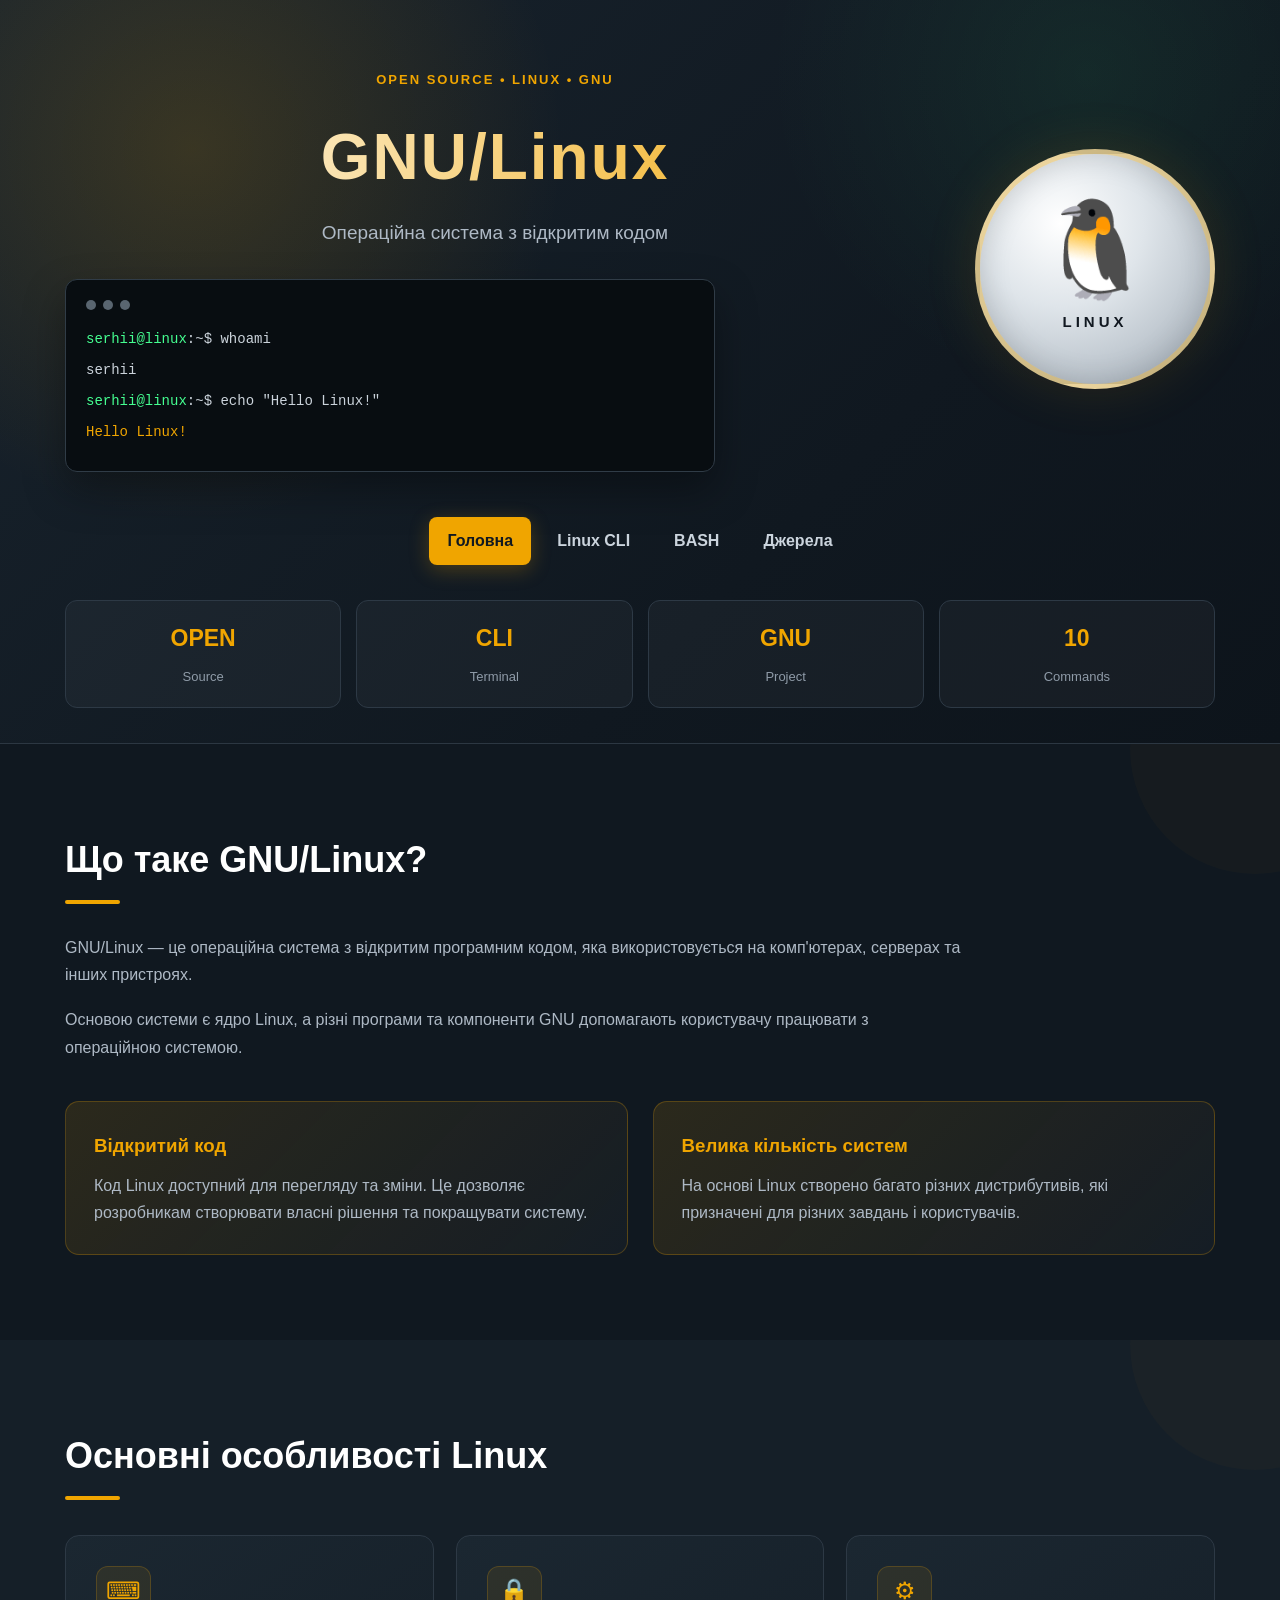
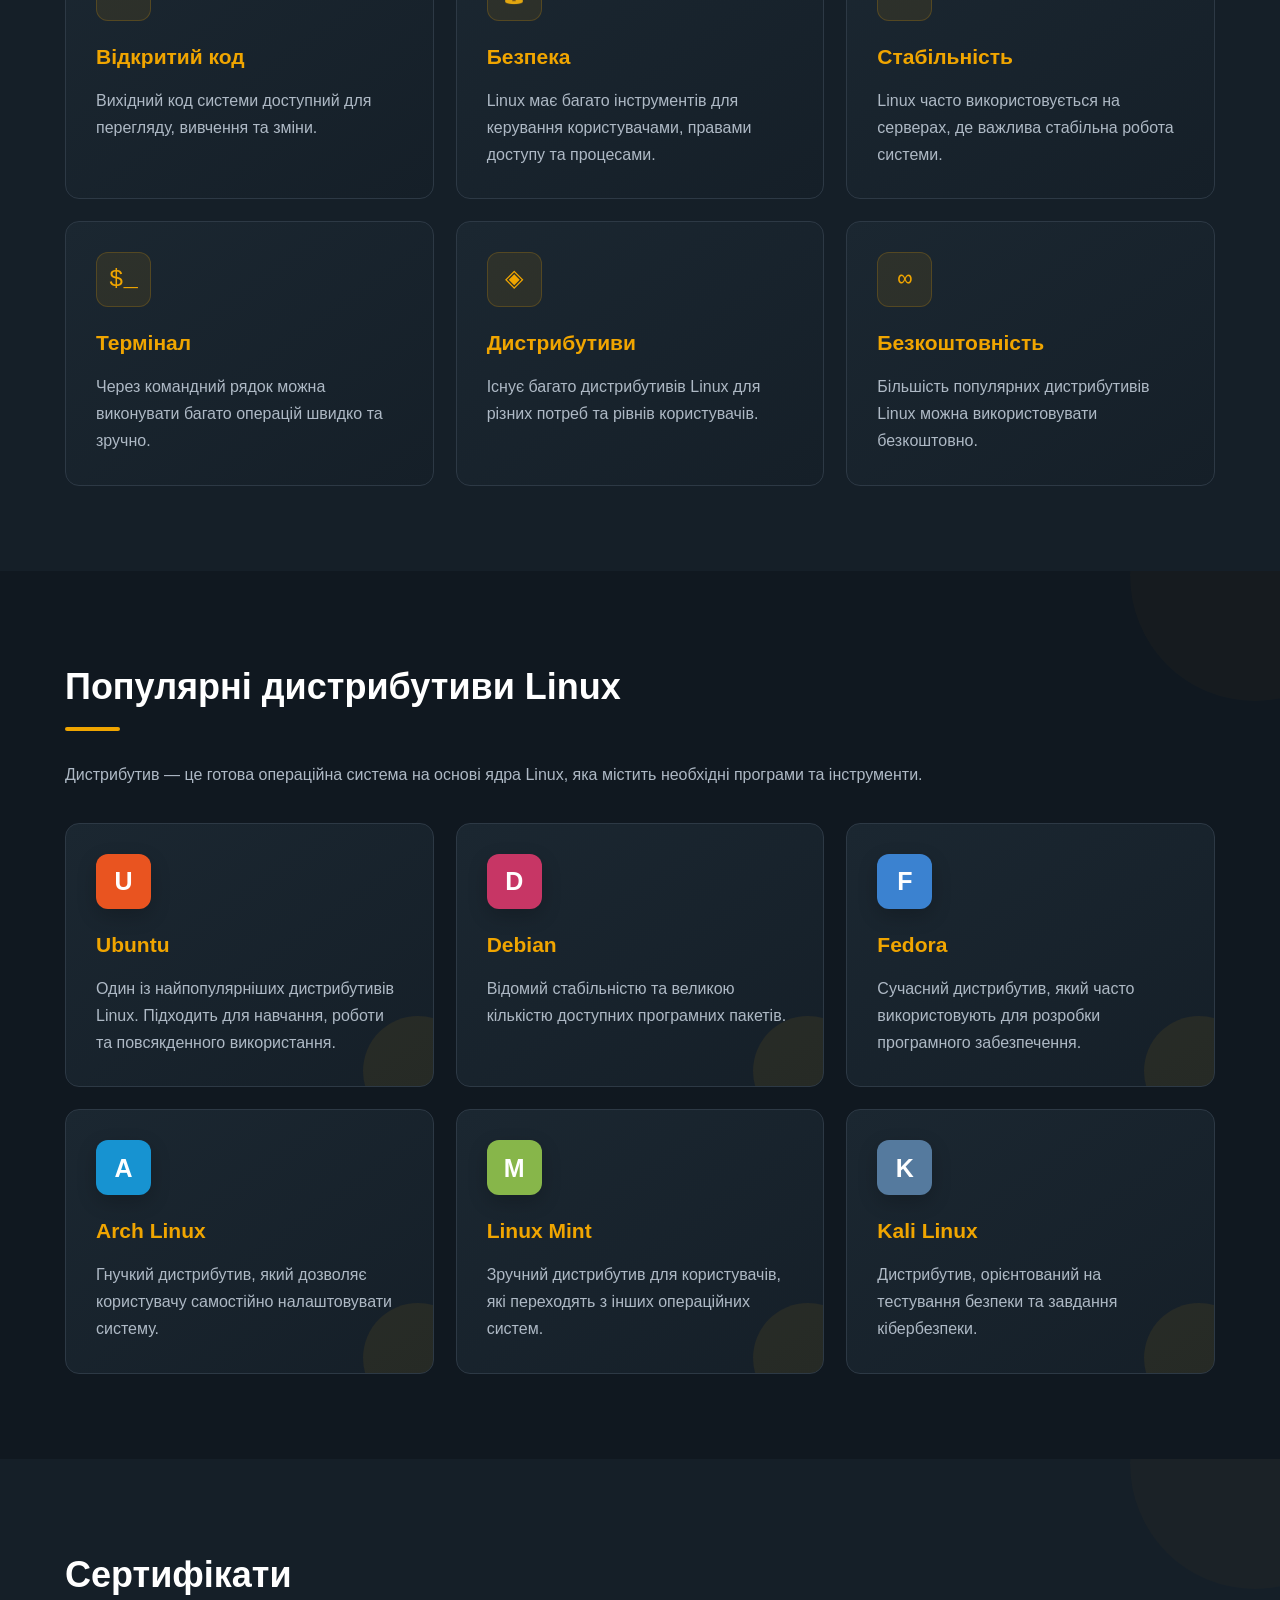
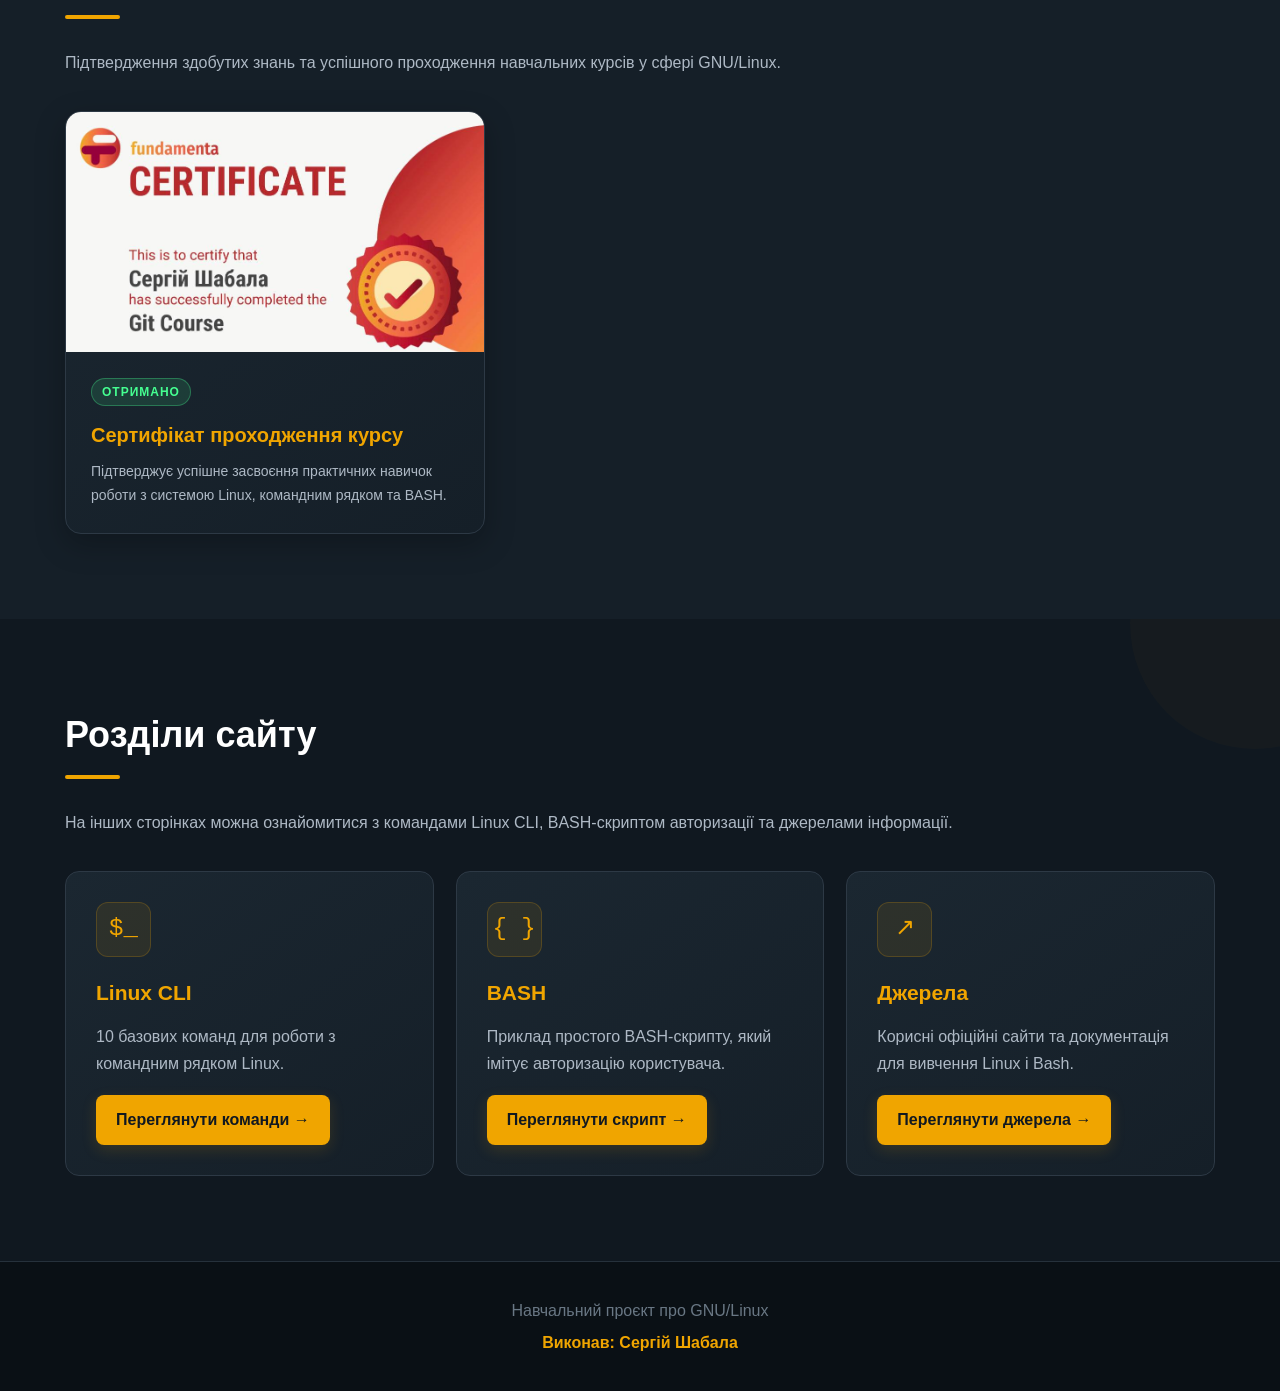
<file: index.html>
<!DOCTYPE html>
<html lang="uk">

<head>
    <meta charset="UTF-8">
    <meta name="viewport" content="width=device-width, initial-scale=1.0">
    <title>GNU/Linux</title>
    <link rel="stylesheet" href="style.css">
</head>

<body>

<header>
    <div class="container">

        <div class="hero-linux">

            <div class="hero-text">

                <span class="terminal-label">
                    OPEN SOURCE • LINUX • GNU
                </span>

                <h1>GNU/Linux</h1>

                <p>
                    Операційна система з відкритим кодом
                </p>

                <div class="hero-terminal">

                    <div class="terminal-top">
                        <span></span>
                        <span></span>
                        <span></span>
                    </div>

                    <p>
                        <span class="green">serhii@linux</span>:~$ whoami
                    </p>

                    <p>serhii</p>

                    <p>
                        <span class="green">serhii@linux</span>:~$ echo "Hello Linux!"
                    </p>

                    <p class="orange">
                        Hello Linux!
                    </p>

                </div>

            </div>

            <div class="tux-box">
                <div class="tux-circle">🐧</div>
                <span>LINUX</span>
            </div>

        </div>

        <nav>
            <a href="index.html" class="active">Головна</a>
            <a href="commands.html">Linux CLI</a>
            <a href="bash.html">BASH</a>
            <a href="sources.html">Джерела</a>
        </nav>

        <div class="stats">

            <div class="stat">
                <strong>OPEN</strong>
                <span>Source</span>
            </div>

            <div class="stat">
                <strong>CLI</strong>
                <span>Terminal</span>
            </div>

            <div class="stat">
                <strong>GNU</strong>
                <span>Project</span>
            </div>

            <div class="stat">
                <strong>10</strong>
                <span>Commands</span>
            </div>

        </div>

    </div>
</header>


<main>

    <section class="section">

        <div class="container">

            <h2>Що таке GNU/Linux?</h2>

            <p>
                GNU/Linux — це операційна система з відкритим програмним кодом,
                яка використовується на комп'ютерах, серверах та інших пристроях.
            </p>

            <p>
                Основою системи є ядро Linux, а різні програми та компоненти GNU
                допомагають користувачу працювати з операційною системою.
            </p>

            <div class="info-highlight">

                <div class="info-box">

                    <h3>Відкритий код</h3>

                    <p>
                        Код Linux доступний для перегляду та зміни.
                        Це дозволяє розробникам створювати власні рішення
                        та покращувати систему.
                    </p>

                </div>

                <div class="info-box">

                    <h3>Велика кількість систем</h3>

                    <p>
                        На основі Linux створено багато різних дистрибутивів,
                        які призначені для різних завдань і користувачів.
                    </p>

                </div>

            </div>

        </div>

    </section>


    <section class="section dark">

        <div class="container">

            <h2>Основні особливості Linux</h2>

            <div class="cards">

                <div class="card">
                    <div class="feature-icon">⌨</div>
                    <h3>Відкритий код</h3>
                    <p>
                        Вихідний код системи доступний для перегляду,
                        вивчення та зміни.
                    </p>
                </div>

                <div class="card">
                    <div class="feature-icon">🔒</div>
                    <h3>Безпека</h3>
                    <p>
                        Linux має багато інструментів для керування
                        користувачами, правами доступу та процесами.
                    </p>
                </div>

                <div class="card">
                    <div class="feature-icon">⚙</div>
                    <h3>Стабільність</h3>
                    <p>
                        Linux часто використовується на серверах,
                        де важлива стабільна робота системи.
                    </p>
                </div>

                <div class="card">
                    <div class="feature-icon">$_</div>
                    <h3>Термінал</h3>
                    <p>
                        Через командний рядок можна виконувати багато
                        операцій швидко та зручно.
                    </p>
                </div>

                <div class="card">
                    <div class="feature-icon">◈</div>
                    <h3>Дистрибутиви</h3>
                    <p>
                        Існує багато дистрибутивів Linux для різних
                        потреб та рівнів користувачів.
                    </p>
                </div>

                <div class="card">
                    <div class="feature-icon">∞</div>
                    <h3>Безкоштовність</h3>
                    <p>
                        Більшість популярних дистрибутивів Linux
                        можна використовувати безкоштовно.
                    </p>
                </div>

            </div>

        </div>

    </section>


    <section class="section">

        <div class="container">

            <h2>Популярні дистрибутиви Linux</h2>

            <p>
                Дистрибутив — це готова операційна система на основі ядра Linux,
                яка містить необхідні програми та інструменти.
            </p>

            <div class="cards">

                <div class="card distro-card">
                    <div class="distro-icon ubuntu">U</div>
                    <h3>Ubuntu</h3>
                    <p>
                        Один із найпопулярніших дистрибутивів Linux.
                        Підходить для навчання, роботи та повсякденного використання.
                    </p>
                </div>

                <div class="card distro-card">
                    <div class="distro-icon debian">D</div>
                    <h3>Debian</h3>
                    <p>
                        Відомий стабільністю та великою кількістю
                        доступних програмних пакетів.
                    </p>
                </div>

                <div class="card distro-card">
                    <div class="distro-icon fedora">F</div>
                    <h3>Fedora</h3>
                    <p>
                        Сучасний дистрибутив, який часто використовують
                        для розробки програмного забезпечення.
                    </p>
                </div>

                <div class="card distro-card">
                    <div class="distro-icon arch">A</div>
                    <h3>Arch Linux</h3>
                    <p>
                        Гнучкий дистрибутив, який дозволяє користувачу
                        самостійно налаштовувати систему.
                    </p>
                </div>

                <div class="card distro-card">
                    <div class="distro-icon mint">M</div>
                    <h3>Linux Mint</h3>
                    <p>
                        Зручний дистрибутив для користувачів,
                        які переходять з інших операційних систем.
                    </p>
                </div>

                <div class="card distro-card">
                    <div class="distro-icon kali">K</div>
                    <h3>Kali Linux</h3>
                    <p>
                        Дистрибутив, орієнтований на тестування безпеки
                        та завдання кібербезпеки.
                    </p>
                </div>

            </div>

        </div>

    </section>


    <!-- Розділ: Сертифікати -->
    <section class="section dark">

        <div class="container">

            <h2>Сертифікати</h2>

            <p>
                Підтвердження здобутих знань та успішного проходження навчальних курсів у сфері GNU/Linux.
            </p>

            <div class="certificates-grid">

                <div class="certificate-card">

                    <div class="certificate-preview">
                        <img src="images/sertificate.jpg" alt="Сертифікат GNU/Linux">
                        <div class="certificate-overlay">
                            <a href="images/sertificate.jpg" target="_blank" class="button">
                                Переглянути повністю 🔍
                            </a>
                        </div>
                    </div>

                    <div class="certificate-info">
                        <div class="certificate-badge">Отримано</div>
                        <h3>Сертифікат проходження курсу</h3>
                        <p>
                            Підтверджує успішне засвоєння практичних навичок роботи з системою Linux, командним рядком та BASH.
                        </p>
                    </div>

                </div>

            </div>

        </div>

    </section>


    <section class="section">

        <div class="container">

            <h2>Розділи сайту</h2>

            <p>
                На інших сторінках можна ознайомитися з командами Linux CLI,
                BASH-скриптом авторизації та джерелами інформації.
            </p>

            <div class="cards">

                <div class="card">

                    <div class="feature-icon">$_</div>

                    <h3>Linux CLI</h3>

                    <p>
                        10 базових команд для роботи
                        з командним рядком Linux.
                    </p>

                    <a href="commands.html" class="button">
                        Переглянути команди →
                    </a>

                </div>

                <div class="card">

                    <div class="feature-icon">{ }</div>

                    <h3>BASH</h3>

                    <p>
                        Приклад простого BASH-скрипту,
                        який імітує авторизацію користувача.
                    </p>

                    <a href="bash.html" class="button">
                        Переглянути скрипт →
                    </a>

                </div>

                <div class="card">

                    <div class="feature-icon">↗</div>

                    <h3>Джерела</h3>

                    <p>
                        Корисні офіційні сайти та документація
                        для вивчення Linux і Bash.
                    </p>

                    <a href="sources.html" class="button">
                        Переглянути джерела →
                    </a>

                </div>

            </div>

        </div>

    </section>

</main>


<footer>

    <p>Навчальний проєкт про GNU/Linux</p>

    <p>Виконав: Сергій Шабала</p>

</footer>

</body>
</html>
</file>
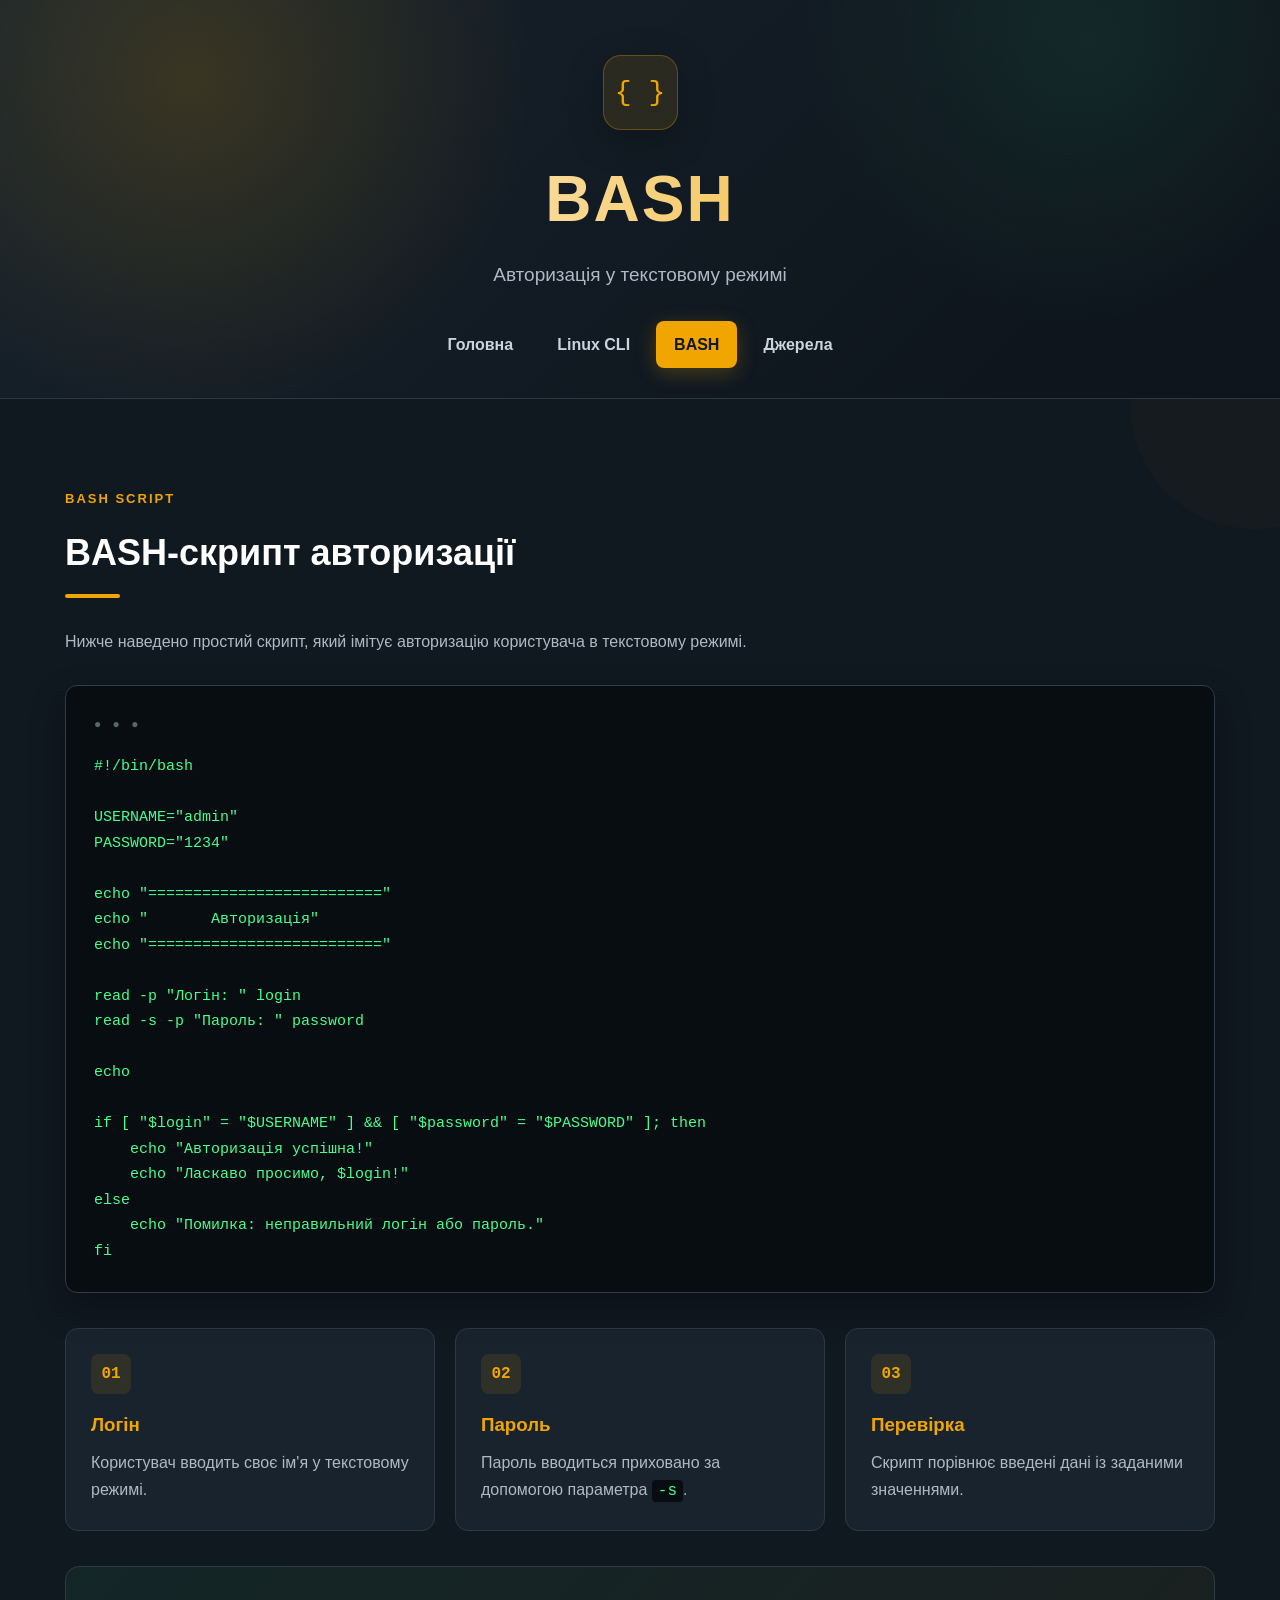
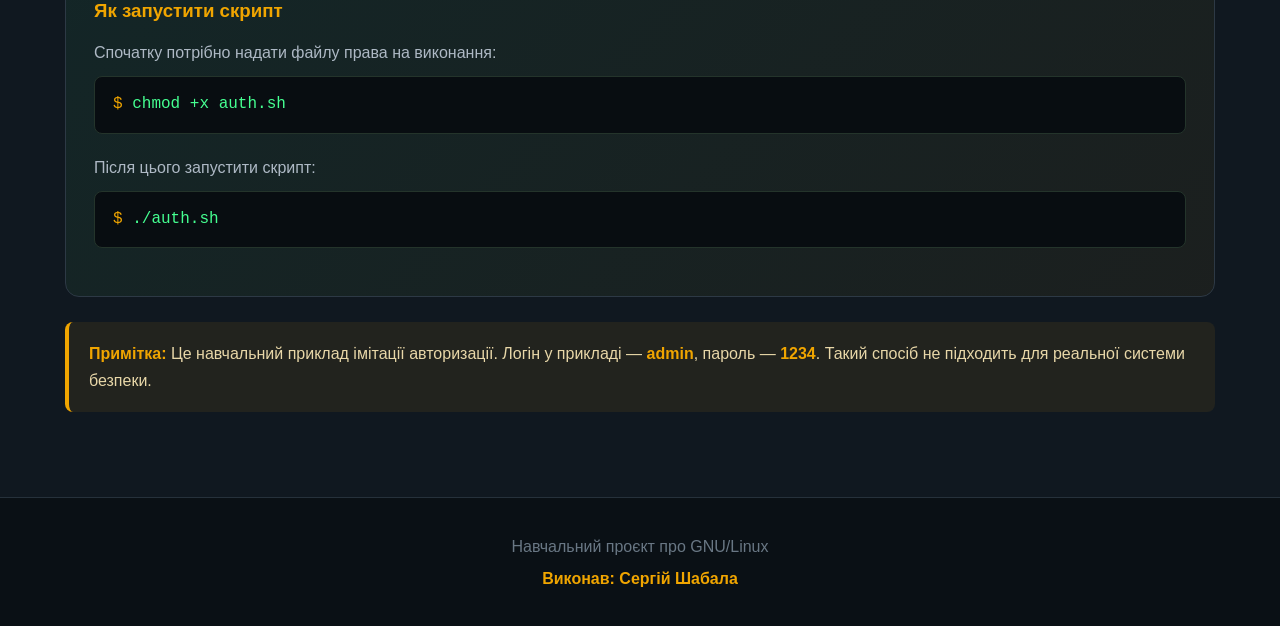
<file: bash.html>
<!DOCTYPE html>
<html lang="uk">

<head>
    <meta charset="UTF-8">
    <meta name="viewport" content="width=device-width, initial-scale=1.0">
    <title>BASH</title>
    <link rel="stylesheet" href="style.css">
</head>

<body>

<header class="page-header">

    <div class="container">

        <div class="page-title-icon">
            { }
        </div>

        <h1>BASH</h1>

        <p>
            Авторизація у текстовому режимі
        </p>

        <nav>

            <a href="index.html">
                Головна
            </a>

            <a href="commands.html">
                Linux CLI
            </a>

            <a href="bash.html" class="active">
                BASH
            </a>

            <a href="sources.html">
                Джерела
            </a>

        </nav>

    </div>

</header>


<main>

    <section class="section">

        <div class="container">

            <span class="terminal-label">
                BASH SCRIPT
            </span>

            <h2>
                BASH-скрипт авторизації
            </h2>

            <p>
                Нижче наведено простий скрипт, який імітує авторизацію
                користувача в текстовому режимі.
            </p>


            <div class="bash-box">

<pre><code>#!/bin/bash

USERNAME="admin"
PASSWORD="1234"

echo "=========================="
echo "       Авторизація"
echo "=========================="

read -p "Логін: " login
read -s -p "Пароль: " password

echo

if [ "$login" = "$USERNAME" ] && [ "$password" = "$PASSWORD" ]; then
    echo "Авторизація успішна!"
    echo "Ласкаво просимо, $login!"
else
    echo "Помилка: неправильний логін або пароль."
fi</code></pre>

            </div>


            <div class="auth-info">

                <div class="auth-card">

                    <span class="auth-icon">01</span>

                    <h3>Логін</h3>

                    <p>
                        Користувач вводить своє ім'я
                        у текстовому режимі.
                    </p>

                </div>


                <div class="auth-card">

                    <span class="auth-icon">02</span>

                    <h3>Пароль</h3>

                    <p>
                        Пароль вводиться приховано
                        за допомогою параметра <code>-s</code>.
                    </p>

                </div>


                <div class="auth-card">

                    <span class="auth-icon">03</span>

                    <h3>Перевірка</h3>

                    <p>
                        Скрипт порівнює введені дані
                        із заданими значеннями.
                    </p>

                </div>

            </div>


            <div class="run-box">

                <h3>
                    Як запустити скрипт
                </h3>

                <p>
                    Спочатку потрібно надати файлу права
                    на виконання:
                </p>

                <div class="run-command">
                    <span>$</span> chmod +x auth.sh
                </div>

                <p>
                    Після цього запустити скрипт:
                </p>

                <div class="run-command">
                    <span>$</span> ./auth.sh
                </div>

            </div>


            <div class="note">

                <strong>Примітка:</strong>

                Це навчальний приклад імітації авторизації.
                Логін у прикладі — <strong>admin</strong>,
                пароль — <strong>1234</strong>.
                Такий спосіб не підходить для реальної системи безпеки.

            </div>

        </div>

    </section>

</main>


<footer>

    <p>
        Навчальний проєкт про GNU/Linux
    </p>

    <p>
        Виконав: Сергій Шабала
    </p>

</footer>

</body>
</html>
</file>
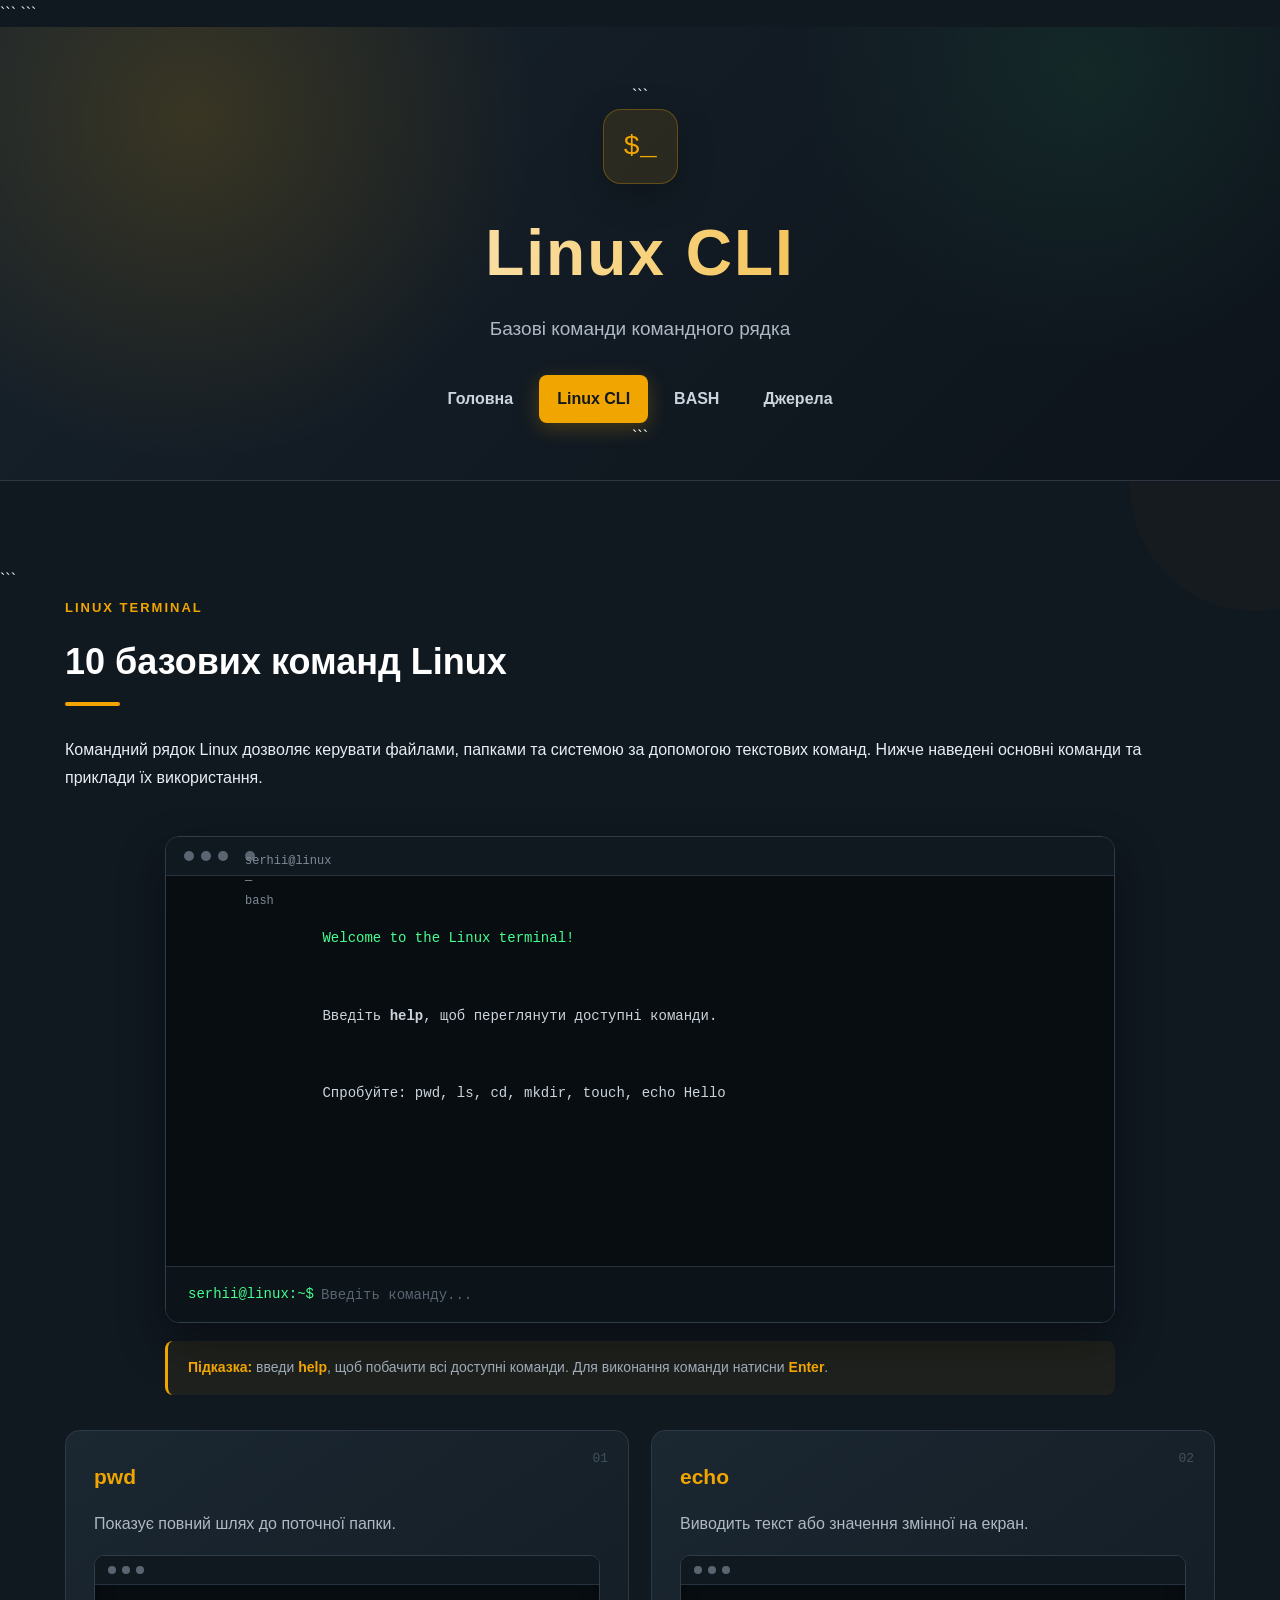
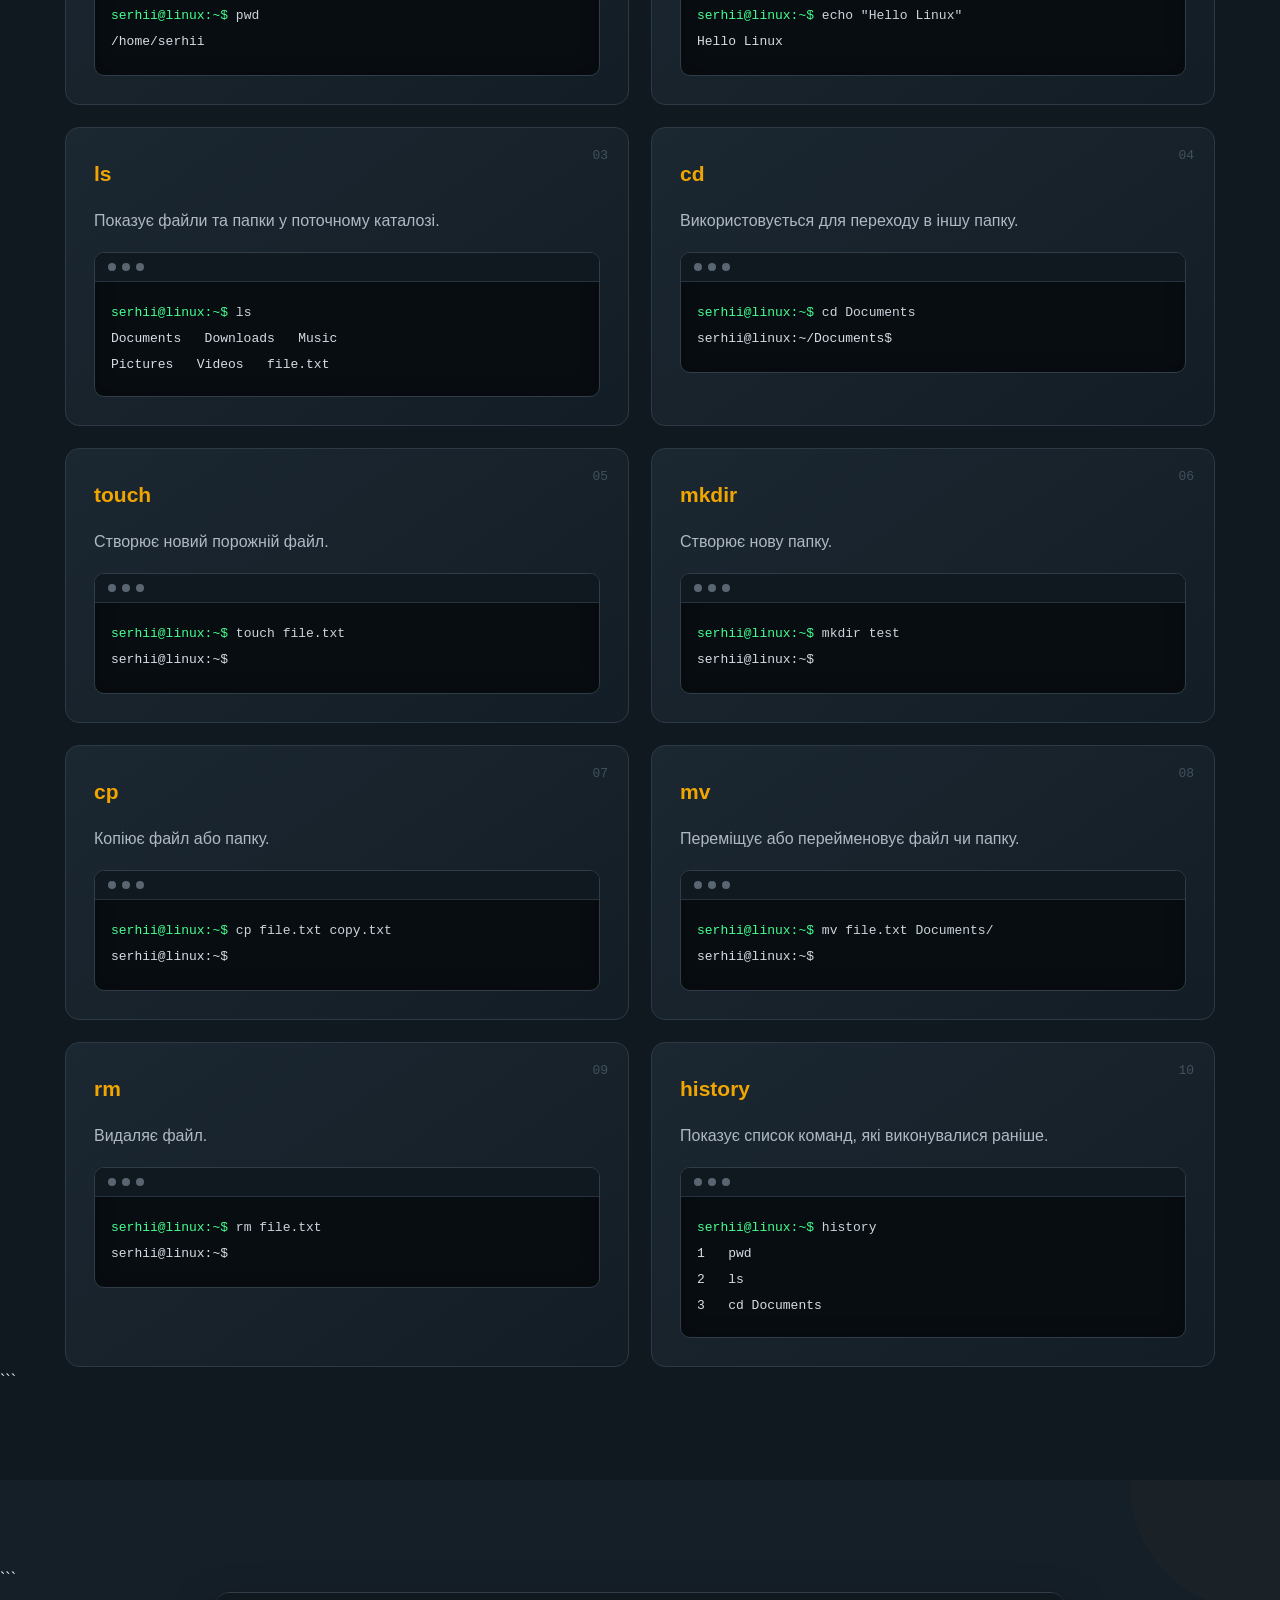
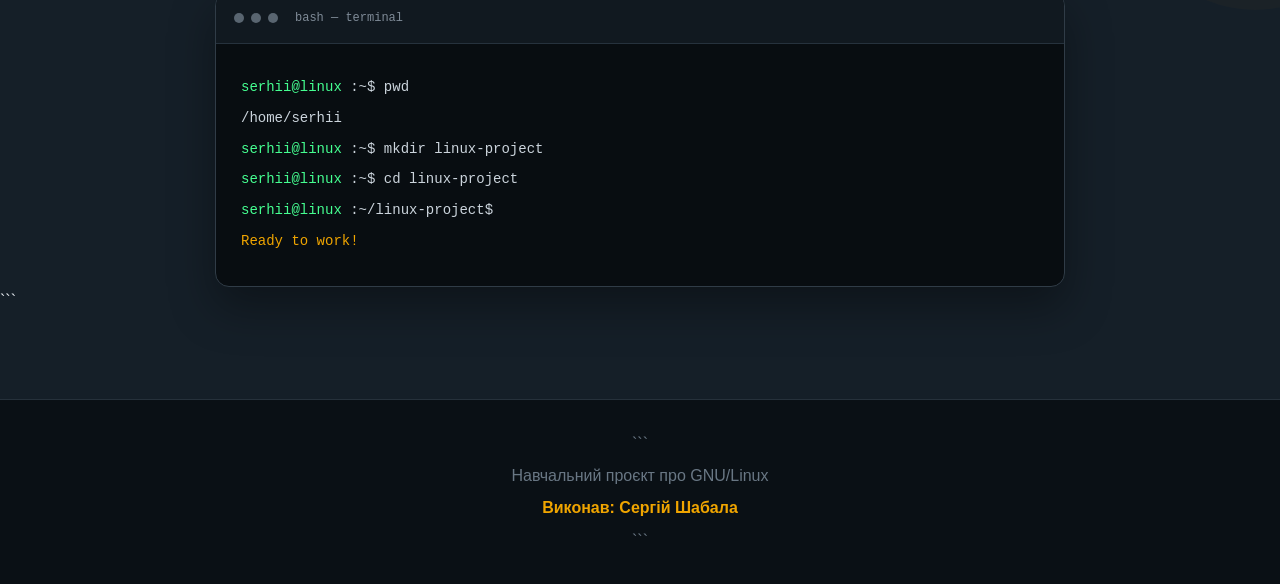
<file: commands.html>
<!DOCTYPE html>

<html lang="uk">

<head>
    <meta charset="UTF-8">
    <meta name="viewport" content="width=device-width, initial-scale=1.0">
    <title>Linux CLI</title>
    <link rel="stylesheet" href="style.css">

```
<style>
    /* =========================
       INTERACTIVE TERMINAL
    ========================= */

    .interactive-terminal {
        max-width: 950px;
        margin: 45px auto 0;

        background: #080d11;

        border: 1px solid #303c47;
        border-radius: 14px;

        overflow: hidden;

        box-shadow:
            0 20px 45px rgba(0, 0, 0, 0.4);
    }

    .interactive-terminal-top {
        display: flex;
        align-items: center;

        gap: 7px;

        padding: 14px 18px;

        background: #111920;

        border-bottom: 1px solid #26323d;
    }

    .interactive-terminal-top span {
        width: 10px;
        height: 10px;

        border-radius: 50%;

        display: block;

        background: #596570;
    }

    .terminal-title {
        margin-left: 10px;

        color: #7f8b97;

        font-family:
            Consolas,
            "Courier New",
            monospace;

        font-size: 12px;
    }

    .interactive-terminal-body {
        height: 390px;

        padding: 22px;

        overflow-y: auto;

        font-family:
            Consolas,
            "Courier New",
            monospace;

        font-size: 14px;

        color: #d5dde5;
    }

    .terminal-line {
        margin: 6px 0;

        white-space: pre-wrap;

        word-break: break-word;
    }

    .terminal-prompt {
        color: #45ff91;
    }

    .terminal-command {
        color: #ffffff;
    }

    .terminal-result {
        color: #cbd4dc;
    }

    .terminal-error {
        color: #ff7777;
    }

    .terminal-success {
        color: #45ff91;
    }

    .terminal-input-line {
        display: flex;

        align-items: center;

        gap: 7px;

        padding: 16px 22px;

        background: #0c1319;

        border-top: 1px solid #26323d;
    }

    .terminal-input-prompt {
        color: #45ff91;

        font-family:
            Consolas,
            "Courier New",
            monospace;

        font-size: 14px;

        white-space: nowrap;
    }

    #terminalInput {
        flex: 1;

        min-width: 0;

        background: transparent;

        border: none;
        outline: none;

        color: white;

        font-family:
            Consolas,
            "Courier New",
            monospace;

        font-size: 14px;
    }

    #terminalInput::placeholder {
        color: #596570;
    }

    .terminal-help {
        max-width: 950px;

        margin: 18px auto 0;

        padding: 15px 20px;

        border-left: 3px solid #f0a500;

        background:
            rgba(240, 165, 0, 0.06);

        border-radius: 8px;

        color: #9eabb7;

        font-size: 14px;
    }

    .terminal-help strong {
        color: #f0a500;
    }

    @media (max-width: 600px) {

        .interactive-terminal-body {
            height: 350px;

            padding: 16px;

            font-size: 12px;
        }

        .terminal-input-line {
            padding: 14px 16px;
        }

        .terminal-input-prompt {
            font-size: 12px;
        }

        #terminalInput {
            font-size: 12px;
        }

    }
</style>
```

</head>

<body>

<header class="page-header">

```
<div class="container">

    <div class="page-title-icon">
        $_
    </div>

    <h1>Linux CLI</h1>

    <p>
        Базові команди командного рядка
    </p>

    <nav>

        <a href="index.html">
            Головна
        </a>

        <a href="commands.html" class="active">
            Linux CLI
        </a>

        <a href="bash.html">
            BASH
        </a>

        <a href="sources.html">
            Джерела
        </a>

    </nav>

</div>
```

</header>

<main>

<section class="section">

```
<div class="container">

    <div class="section-intro">

        <span class="terminal-label">
            LINUX TERMINAL
        </span>

        <h2>10 базових команд Linux</h2>

        <p>
            Командний рядок Linux дозволяє керувати файлами,
            папками та системою за допомогою текстових команд.
            Нижче наведені основні команди та приклади їх використання.
        </p>

    </div>


    <!-- =========================
         INTERACTIVE TERMINAL
    ========================== -->

    <div class="interactive-terminal">

        <div class="interactive-terminal-top">

            <span></span>
            <span></span>
            <span></span>

            <span class="terminal-title">
                serhii@linux — bash
            </span>

        </div>


        <div
            class="interactive-terminal-body"
            id="terminalOutput"
            aria-live="polite"
        >

            <div class="terminal-line terminal-success">
                Welcome to the Linux terminal!
            </div>

            <div class="terminal-line terminal-result">
                Введіть <strong>help</strong>, щоб переглянути доступні команди.
            </div>

            <div class="terminal-line terminal-result">
                Спробуйте: pwd, ls, cd, mkdir, touch, echo Hello
            </div>

        </div>


        <div class="terminal-input-line">

            <span
                class="terminal-input-prompt"
                id="terminalPrompt"
            >
                serhii@linux:~$
            </span>

            <input
                type="text"
                id="terminalInput"
                autocomplete="off"
                spellcheck="false"
                placeholder="Введіть команду..."
                aria-label="Команда Linux"
            >

        </div>

    </div>


    <div class="terminal-help">

        <strong>Підказка:</strong>
        введи <strong>help</strong>, щоб побачити всі доступні команди.
        Для виконання команди натисни <strong>Enter</strong>.

    </div>


    <!-- =========================
         COMMAND CARDS
    ========================== -->

    <div class="commands">


        <!-- PWD -->

        <div class="command">

            <div class="command-number">
                01
            </div>

            <h3>pwd</h3>

            <p class="command-description">
                Показує повний шлях до поточної папки.
            </p>

            <div class="mini-terminal">

                <div class="mini-terminal-top">
                    <span></span>
                    <span></span>
                    <span></span>
                </div>

                <div class="mini-terminal-body">

                    <p>
                        <span class="prompt">
                            serhii@linux:~$
                        </span>
                        pwd
                    </p>

                    <p class="terminal-output">
                        /home/serhii
                    </p>

                </div>

            </div>

        </div>


        <!-- ECHO -->

        <div class="command">

            <div class="command-number">
                02
            </div>

            <h3>echo</h3>

            <p class="command-description">
                Виводить текст або значення змінної на екран.
            </p>

            <div class="mini-terminal">

                <div class="mini-terminal-top">
                    <span></span>
                    <span></span>
                    <span></span>
                </div>

                <div class="mini-terminal-body">

                    <p>
                        <span class="prompt">
                            serhii@linux:~$
                        </span>
                        echo "Hello Linux"
                    </p>

                    <p class="terminal-output">
                        Hello Linux
                    </p>

                </div>

            </div>

        </div>


        <!-- LS -->

        <div class="command">

            <div class="command-number">
                03
            </div>

            <h3>ls</h3>

            <p class="command-description">
                Показує файли та папки у поточному каталозі.
            </p>

            <div class="mini-terminal">

                <div class="mini-terminal-top">
                    <span></span>
                    <span></span>
                    <span></span>
                </div>

                <div class="mini-terminal-body">

                    <p>
                        <span class="prompt">
                            serhii@linux:~$
                        </span>
                        ls
                    </p>

                    <p class="terminal-output">
                        Documents&nbsp;&nbsp; Downloads&nbsp;&nbsp; Music
                    </p>

                    <p class="terminal-output">
                        Pictures&nbsp;&nbsp; Videos&nbsp;&nbsp; file.txt
                    </p>

                </div>

            </div>

        </div>


        <!-- CD -->

        <div class="command">

            <div class="command-number">
                04
            </div>

            <h3>cd</h3>

            <p class="command-description">
                Використовується для переходу в іншу папку.
            </p>

            <div class="mini-terminal">

                <div class="mini-terminal-top">
                    <span></span>
                    <span></span>
                    <span></span>
                </div>

                <div class="mini-terminal-body">

                    <p>
                        <span class="prompt">
                            serhii@linux:~$
                        </span>
                        cd Documents
                    </p>

                    <p class="terminal-output">
                        serhii@linux:~/Documents$
                    </p>

                </div>

            </div>

        </div>


        <!-- TOUCH -->

        <div class="command">

            <div class="command-number">
                05
            </div>

            <h3>touch</h3>

            <p class="command-description">
                Створює новий порожній файл.
            </p>

            <div class="mini-terminal">

                <div class="mini-terminal-top">
                    <span></span>
                    <span></span>
                    <span></span>
                </div>

                <div class="mini-terminal-body">

                    <p>
                        <span class="prompt">
                            serhii@linux:~$
                        </span>
                        touch file.txt
                    </p>

                    <p class="terminal-output">
                        serhii@linux:~$
                    </p>

                </div>

            </div>

        </div>


        <!-- MKDIR -->

        <div class="command">

            <div class="command-number">
                06
            </div>

            <h3>mkdir</h3>

            <p class="command-description">
                Створює нову папку.
            </p>

            <div class="mini-terminal">

                <div class="mini-terminal-top">
                    <span></span>
                    <span></span>
                    <span></span>
                </div>

                <div class="mini-terminal-body">

                    <p>
                        <span class="prompt">
                            serhii@linux:~$
                        </span>
                        mkdir test
                    </p>

                    <p class="terminal-output">
                        serhii@linux:~$
                    </p>

                </div>

            </div>

        </div>


        <!-- CP -->

        <div class="command">

            <div class="command-number">
                07
            </div>

            <h3>cp</h3>

            <p class="command-description">
                Копіює файл або папку.
            </p>

            <div class="mini-terminal">

                <div class="mini-terminal-top">
                    <span></span>
                    <span></span>
                    <span></span>
                </div>

                <div class="mini-terminal-body">

                    <p>
                        <span class="prompt">
                            serhii@linux:~$
                        </span>
                        cp file.txt copy.txt
                    </p>

                    <p class="terminal-output">
                        serhii@linux:~$
                    </p>

                </div>

            </div>

        </div>


        <!-- MV -->

        <div class="command">

            <div class="command-number">
                08
            </div>

            <h3>mv</h3>

            <p class="command-description">
                Переміщує або перейменовує файл чи папку.
            </p>

            <div class="mini-terminal">

                <div class="mini-terminal-top">
                    <span></span>
                    <span></span>
                    <span></span>
                </div>

                <div class="mini-terminal-body">

                    <p>
                        <span class="prompt">
                            serhii@linux:~$
                        </span>
                        mv file.txt Documents/
                    </p>

                    <p class="terminal-output">
                        serhii@linux:~$
                    </p>

                </div>

            </div>

        </div>


        <!-- RM -->

        <div class="command">

            <div class="command-number">
                09
            </div>

            <h3>rm</h3>

            <p class="command-description">
                Видаляє файл.
            </p>

            <div class="mini-terminal">

                <div class="mini-terminal-top">
                    <span></span>
                    <span></span>
                    <span></span>
                </div>

                <div class="mini-terminal-body">

                    <p>
                        <span class="prompt">
                            serhii@linux:~$
                        </span>
                        rm file.txt
                    </p>

                    <p class="terminal-output">
                        serhii@linux:~$
                    </p>

                </div>

            </div>

        </div>


        <!-- HISTORY -->

        <div class="command">

            <div class="command-number">
                10
            </div>

            <h3>history</h3>

            <p class="command-description">
                Показує список команд, які виконувалися раніше.
            </p>

            <div class="mini-terminal">

                <div class="mini-terminal-top">
                    <span></span>
                    <span></span>
                    <span></span>
                </div>

                <div class="mini-terminal-body">

                    <p>
                        <span class="prompt">
                            serhii@linux:~$
                        </span>
                        history
                    </p>

                    <p class="terminal-output">
                        1&nbsp;&nbsp; pwd
                    </p>

                    <p class="terminal-output">
                        2&nbsp;&nbsp; ls
                    </p>

                    <p class="terminal-output">
                        3&nbsp;&nbsp; cd Documents
                    </p>

                </div>

            </div>

        </div>


    </div>

</div>
```

</section>

<section class="section dark">

```
<div class="container">

    <div class="terminal-demo">

        <div class="terminal-demo-top">

            <span></span>
            <span></span>
            <span></span>

            <span class="terminal-name">
                bash — terminal
            </span>

        </div>

        <div class="terminal-content">

            <p>
                <span class="green">
                    serhii@linux
                </span>:~$ pwd
            </p>

            <p>
                /home/serhii
            </p>

            <p>
                <span class="green">
                    serhii@linux
                </span>:~$ mkdir linux-project
            </p>

            <p>
                <span class="green">
                    serhii@linux
                </span>:~$ cd linux-project
            </p>

            <p>
                <span class="green">
                    serhii@linux
                </span>:~/linux-project$
            </p>

            <p class="orange">
                Ready to work!
            </p>

        </div>

    </div>

</div>
```

</section>

</main>

<footer>

```
<p>
    Навчальний проєкт про GNU/Linux
</p>

<p>
    Виконав: Сергій Шабала
</p>
```

</footer>

<script>

    const terminalOutput =
        document.getElementById("terminalOutput");

    const terminalInput =
        document.getElementById("terminalInput");

    const terminalPrompt =
        document.getElementById("terminalPrompt");


    let currentPath = "/home/serhii";

    let currentDirectory = "~";


    let history = [];


    let fileSystem = {

        "/home/serhii": {
            folders: [
                "Documents",
                "Downloads",
                "Music",
                "Pictures",
                "Videos"
            ],

            files: [
                "file.txt"
            ]
        }

    };


    function getPath() {

        if (currentDirectory === "~") {
            return "/home/serhii";
        }

        return currentPath;

    }


    function updatePrompt() {

        terminalPrompt.textContent =
            "serhii@linux:" +
            currentDirectory +
            "$";

    }


    function addLine(text, className = "terminal-result") {

        const line =
            document.createElement("div");

        line.className =
            "terminal-line " + className;

        line.textContent = text;

        terminalOutput.appendChild(line);

        terminalOutput.scrollTop =
            terminalOutput.scrollHeight;

    }


    function addCommandLine(command) {

        const line =
            document.createElement("div");

        line.className =
            "terminal-line";

        const prompt =
            document.createElement("span");

        prompt.className =
            "terminal-prompt";

        prompt.textContent =
            "serhii@linux:" +
            currentDirectory +
            "$ ";

        const commandText =
            document.createElement("span");

        commandText.className =
            "terminal-command";

        commandText.textContent =
            command;

        line.appendChild(prompt);

        line.appendChild(commandText);

        terminalOutput.appendChild(line);

    }


    function getCurrentFolder() {

        if (!fileSystem[currentPath]) {

            fileSystem[currentPath] = {

                folders: [],
                files: []

            };

        }

        return fileSystem[currentPath];

    }


    function executeCommand(input) {

        const command =
            input.trim();

        if (!command) {
            return;
        }


        history.push(command);


        addCommandLine(command);


        const parts =
            command.split(/\s+/);

        const cmd =
            parts[0];

        const args =
            parts.slice(1);


        /* HELP */

        if (cmd === "help") {

            addLine(
                "Доступні команди:"
            );

            addLine(
                "pwd       — показати поточний шлях"
            );

            addLine(
                "echo      — вивести текст"
            );

            addLine(
                "ls        — показати файли та папки"
            );

            addLine(
                "cd        — перейти в папку"
            );

            addLine(
                "touch     — створити файл"
            );

            addLine(
                "mkdir     — створити папку"
            );

            addLine(
                "cp        — скопіювати файл"
            );

            addLine(
                "mv        — перемістити або перейменувати"
            );

            addLine(
                "rm        — видалити файл"
            );

            addLine(
                "history   — показати історію команд"
            );

            addLine(
                "clear     — очистити термінал"
            );

            addLine(
                "help      — показати допомогу"
            );

            return;

        }


        /* CLEAR */

        if (cmd === "clear") {

            terminalOutput.innerHTML = "";

            return;

        }


        /* PWD */

        if (cmd === "pwd") {

            addLine(
                getPath()
            );

            return;

        }


        /* ECHO */

        if (cmd === "echo") {

            addLine(
                args.join(" ")
                    .replace(/^["']|["']$/g, "")
            );

            return;

        }


        /* LS */

        if (cmd === "ls") {

            const folder =
                getCurrentFolder();

            const result = [
                ...folder.folders,
                ...folder.files
            ];

            if (result.length === 0) {

                return;

            }

            addLine(
                result.join("    ")
            );

            return;

        }


        /* CD */

        if (cmd === "cd") {

            if (args.length === 0) {

                currentPath =
                    "/home/serhii";

                currentDirectory =
                    "~";

                updatePrompt();

                return;

            }


            const target =
                args[0];


            if (target === "..") {

                if (
                    currentPath !==
                    "/home/serhii"
                ) {

                    currentPath =
                        "/home/serhii";

                    currentDirectory =
                        "~";

                }

                updatePrompt();

                return;

            }


            if (
                target === "~"
            ) {

                currentPath =
                    "/home/serhii";

                currentDirectory =
                    "~";

                updatePrompt();

                return;

            }


            const folder =
                getCurrentFolder();


            if (
                folder.folders.includes(target)
            ) {

                if (
                    currentPath ===
                    "/home/serhii"
                ) {

                    currentPath =
                        "/home/serhii/" +
                        target;

                }

                currentDirectory =
                    currentPath
                        .replace(
                            "/home/serhii",
                            "~"
                        );

                if (
                    !fileSystem[currentPath]
                ) {

                    fileSystem[currentPath] = {

                        folders: [],
                        files: []

                    };

                }

                updatePrompt();

                return;

            }


            addLine(
                "bash: cd: " +
                target +
                ": Немає такого каталогу",
                "terminal-error"
            );

            return;

        }


        /* TOUCH */

        if (cmd === "touch") {

            if (args.length === 0) {

                addLine(
                    "touch: не вказано файл",
                    "terminal-error"
                );

                return;

            }


            const folder =
                getCurrentFolder();


            args.forEach(file => {

                if (
                    !folder.files.includes(file)
                ) {

                    folder.files.push(file);

                }

            });

            return;

        }


        /* MKDIR */

        if (cmd === "mkdir") {

            if (args.length === 0) {

                addLine(
                    "mkdir: не вказано назву папки",
                    "terminal-error"
                );

                return;

            }


            const folder =
                getCurrentFolder();


            args.forEach(name => {

                if (
                    !folder.folders.includes(name)
                ) {

                    folder.folders.push(name);

                }

            });

            return;

        }


        /* CP */

        if (cmd === "cp") {

            if (args.length < 2) {

                addLine(
                    "cp: потрібно вказати джерело та призначення",
                    "terminal-error"
                );

                return;

            }


            const source =
                args[0];

            const destination =
                args[1];


            const folder =
                getCurrentFolder();


            if (
                !folder.files.includes(source)
            ) {

                addLine(
                    "cp: не знайдено файл " +
                    source,
                    "terminal-error"
                );

                return;

            }


            if (
                !folder.files.includes(destination)
            ) {

                folder.files.push(
                    destination
                );

            }

            return;

        }


        /* MV */

        if (cmd === "mv") {

            if (args.length < 2) {

                addLine(
                    "mv: потрібно вказати джерело та призначення",
                    "terminal-error"
                );

                return;

            }


            const source =
                args[0];

            const destination =
                args[1];


            const folder =
                getCurrentFolder();


            const index =
                folder.files.indexOf(source);


            if (index === -1) {

                addLine(
                    "mv: не знайдено файл " +
                    source,
                    "terminal-error"
                );

                return;

            }


            folder.files.splice(
                index,
                1
            );


            folder.files.push(
                destination.replace("/", "")
            );

            return;

        }


        /* RM */

        if (cmd === "rm") {

            if (args.length === 0) {

                addLine(
                    "rm: не вказано файл",
                    "terminal-error"
                );

                return;

            }


            const folder =
                getCurrentFolder();


            args.forEach(file => {

                const index =
                    folder.files.indexOf(file);


                if (index !== -1) {

                    folder.files.splice(
                        index,
                        1
                    );

                }

            });

            return;

        }


        /* HISTORY */

        if (cmd === "history") {

            history.forEach(
                (item, index) => {

                    addLine(
                        (index + 1) +
                        "  " +
                        item
                    );

                }
            );

            return;

        }


        /* UNKNOWN COMMAND */

        addLine(
            "bash: " +
            cmd +
            ": команда не знайдена",
            "terminal-error"
        );

    }


    terminalInput.addEventListener(
        "keydown",
        function(event) {

            if (
                event.key === "Enter"
            ) {

                const command =
                    terminalInput.value;

                terminalInput.value = "";

                executeCommand(command);

            }

        }
    );


    document.addEventListener(
        "click",
        function(event) {

            if (
                event.target !== terminalInput
            ) {

                terminalInput.focus();

            }

        }
    );


    updatePrompt();

    terminalInput.focus();

</script>

</body>

</html>
</file>
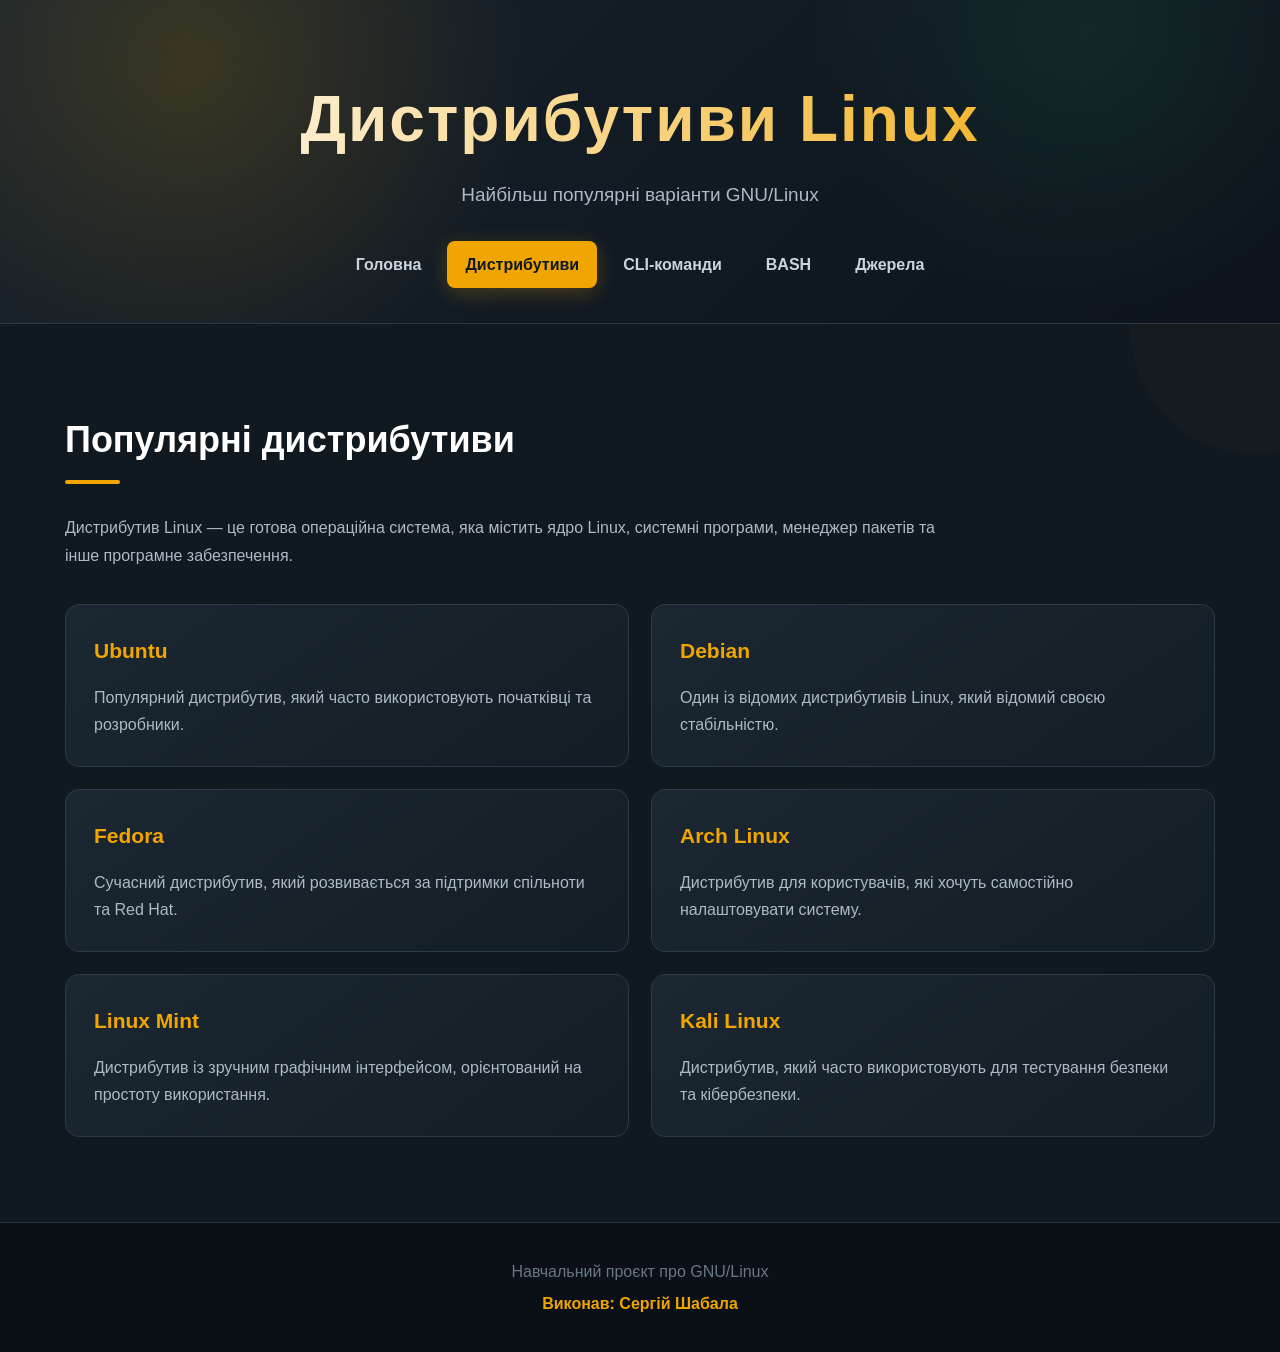
<file: distros.html>
<!DOCTYPE html>
<html lang="uk">
<head>
    <meta charset="UTF-8">
    <meta name="viewport" content="width=device-width, initial-scale=1.0">

    <title>Дистрибутиви Linux</title>

    <link rel="stylesheet" href="style.css">
</head>

<body>

<header>
    <div class="container">

        <h1>Дистрибутиви Linux</h1>
        <p>Найбільш популярні варіанти GNU/Linux</p>

        <nav>
            <a href="index.html">Головна</a>
            <a href="distros.html" class="active">Дистрибутиви</a>
            <a href="commands.html">CLI-команди</a>
            <a href="bash.html">BASH</a>
            <a href="sources.html">Джерела</a>
        </nav>

    </div>
</header>

<main>

<section class="section">
    <div class="container">

        <h2>Популярні дистрибутиви</h2>

        <p>
            Дистрибутив Linux — це готова операційна система,
            яка містить ядро Linux, системні програми,
            менеджер пакетів та інше програмне забезпечення.
        </p>

        <div class="commands distro-grid">

            <div class="command">
                <h3>Ubuntu</h3>
                <p>
                    Популярний дистрибутив, який часто використовують
                    початківці та розробники.
                </p>
            </div>

            <div class="command">
                <h3>Debian</h3>
                <p>
                    Один із відомих дистрибутивів Linux,
                    який відомий своєю стабільністю.
                </p>
            </div>

            <div class="command">
                <h3>Fedora</h3>
                <p>
                    Сучасний дистрибутив, який розвивається
                    за підтримки спільноти та Red Hat.
                </p>
            </div>

            <div class="command">
                <h3>Arch Linux</h3>
                <p>
                    Дистрибутив для користувачів, які хочуть
                    самостійно налаштовувати систему.
                </p>
            </div>

            <div class="command">
                <h3>Linux Mint</h3>
                <p>
                    Дистрибутив із зручним графічним інтерфейсом,
                    орієнтований на простоту використання.
                </p>
            </div>

            <div class="command">
                <h3>Kali Linux</h3>
                <p>
                    Дистрибутив, який часто використовують
                    для тестування безпеки та кібербезпеки.
                </p>
            </div>

        </div>

    </div>
</section>

</main>

<footer>
    <p>Навчальний проєкт про GNU/Linux</p>
    <p>Виконав: Сергій Шабала</p>
</footer>

</body>
</html>
</file>
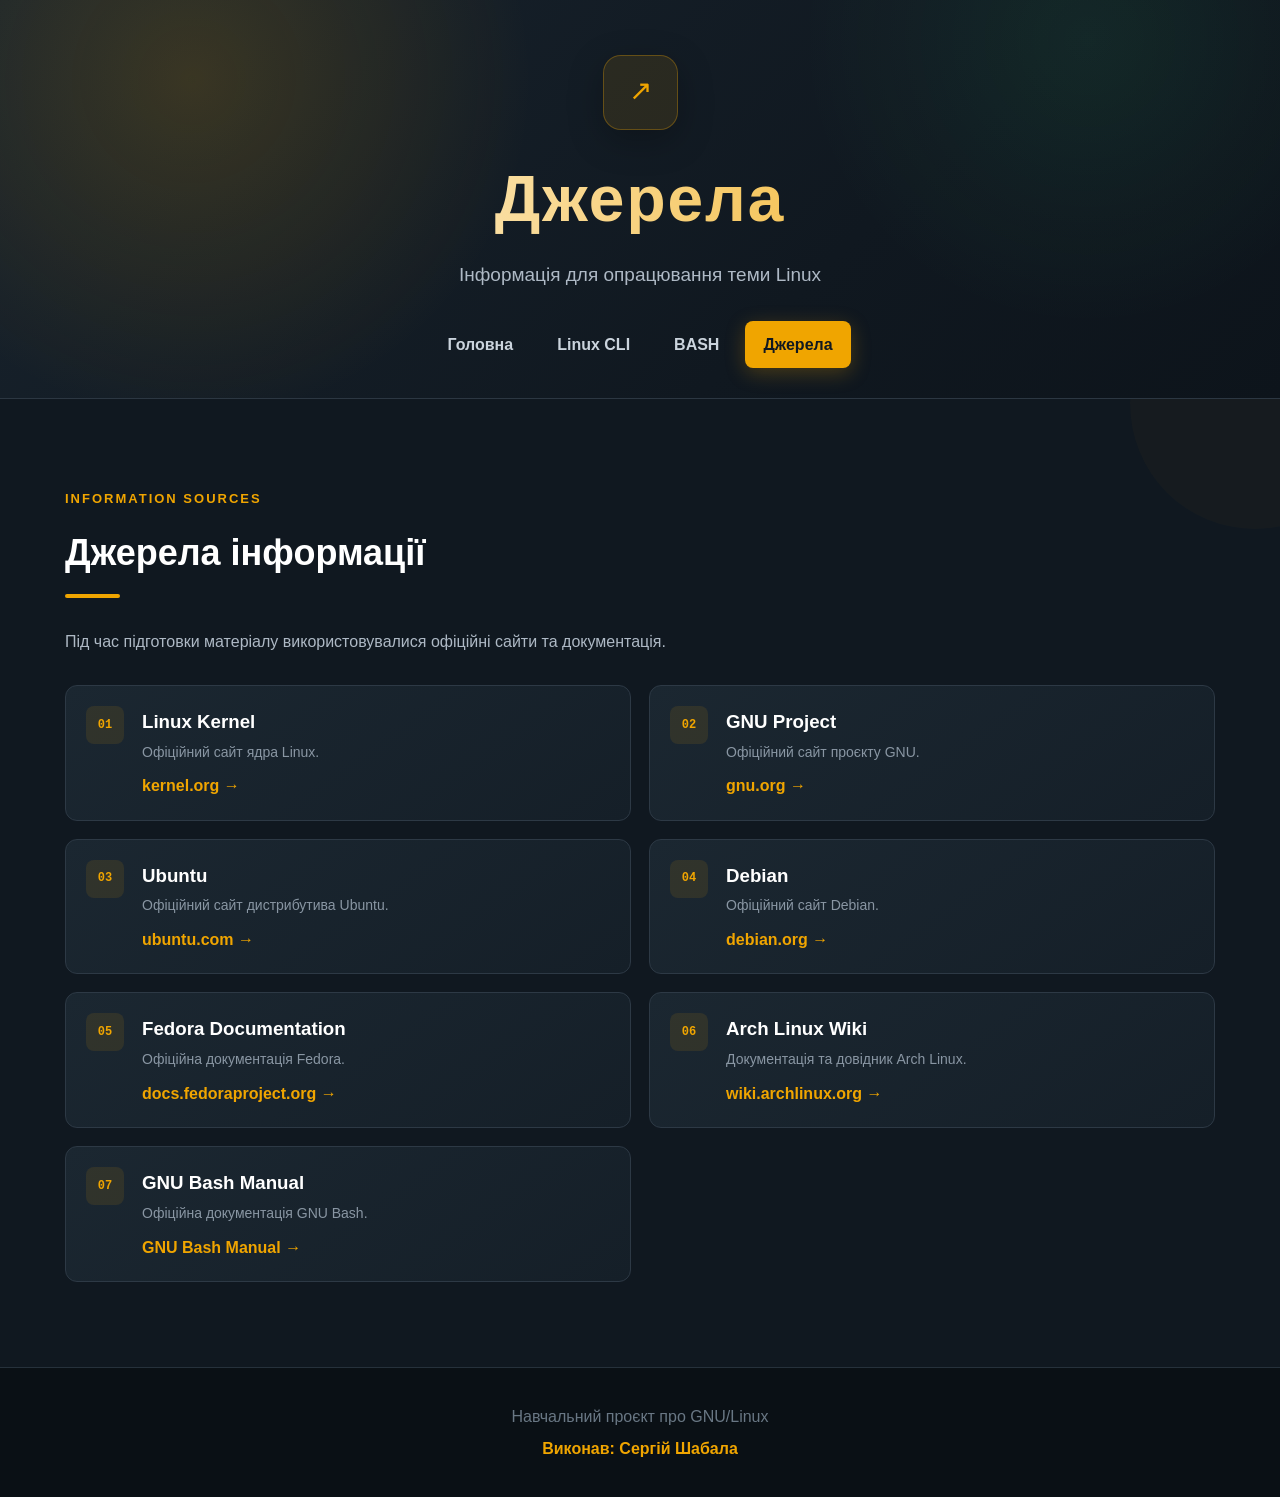
<file: sources.html>
<!DOCTYPE html>
<html lang="uk">

<head>
    <meta charset="UTF-8">
    <meta name="viewport" content="width=device-width, initial-scale=1.0">
    <title>Джерела</title>
    <link rel="stylesheet" href="style.css">
</head>

<body>

<header class="page-header">

    <div class="container">

        <div class="page-title-icon">
            ↗
        </div>

        <h1>Джерела</h1>

        <p>
            Інформація для опрацювання теми Linux
        </p>

        <nav>

            <a href="index.html">
                Головна
            </a>

            <a href="commands.html">
                Linux CLI
            </a>

            <a href="bash.html">
                BASH
            </a>

            <a href="sources.html" class="active">
                Джерела
            </a>

        </nav>

    </div>

</header>


<main>

    <section class="section">

        <div class="container">

            <span class="terminal-label">
                INFORMATION SOURCES
            </span>

            <h2>
                Джерела інформації
            </h2>

            <p>
                Під час підготовки матеріалу використовувалися
                офіційні сайти та документація.
            </p>


            <div class="sources">

                <li>
                    <span class="source-number">01</span>
                    <div>
                        <h3>Linux Kernel</h3>
                        <p>
                            Офіційний сайт ядра Linux.
                        </p>
                        <a href="https://www.kernel.org/" target="_blank">
                            kernel.org →
                        </a>
                    </div>
                </li>


                <li>
                    <span class="source-number">02</span>
                    <div>
                        <h3>GNU Project</h3>
                        <p>
                            Офіційний сайт проєкту GNU.
                        </p>
                        <a href="https://www.gnu.org/" target="_blank">
                            gnu.org →
                        </a>
                    </div>
                </li>


                <li>
                    <span class="source-number">03</span>
                    <div>
                        <h3>Ubuntu</h3>
                        <p>
                            Офіційний сайт дистрибутива Ubuntu.
                        </p>
                        <a href="https://ubuntu.com/" target="_blank">
                            ubuntu.com →
                        </a>
                    </div>
                </li>


                <li>
                    <span class="source-number">04</span>
                    <div>
                        <h3>Debian</h3>
                        <p>
                            Офіційний сайт Debian.
                        </p>
                        <a href="https://www.debian.org/" target="_blank">
                            debian.org →
                        </a>
                    </div>
                </li>


                <li>
                    <span class="source-number">05</span>
                    <div>
                        <h3>Fedora Documentation</h3>
                        <p>
                            Офіційна документація Fedora.
                        </p>
                        <a href="https://docs.fedoraproject.org/" target="_blank">
                            docs.fedoraproject.org →
                        </a>
                    </div>
                </li>


                <li>
                    <span class="source-number">06</span>
                    <div>
                        <h3>Arch Linux Wiki</h3>
                        <p>
                            Документація та довідник Arch Linux.
                        </p>
                        <a href="https://wiki.archlinux.org/" target="_blank">
                            wiki.archlinux.org →
                        </a>
                    </div>
                </li>


                <li>
                    <span class="source-number">07</span>
                    <div>
                        <h3>GNU Bash Manual</h3>
                        <p>
                            Офіційна документація GNU Bash.
                        </p>
                        <a href="https://www.gnu.org/software/bash/manual/" target="_blank">
                            GNU Bash Manual →
                        </a>
                    </div>
                </li>

            </div>

        </div>

    </section>

</main>


<footer>

    <p>
        Навчальний проєкт про GNU/Linux
    </p>

    <p>
        Виконав: Сергій Шабала
    </p>

</footer>

</body>
</html>
</file>
<file: style.css>
* {
    box-sizing: border-box;
    margin: 0;
    padding: 0;
}

html {
    scroll-behavior: smooth;
}

body {
    font-family: Arial, Helvetica, sans-serif;
    background: #101820;
    color: #e8edf2;
    line-height: 1.7;
}

.container {
    width: 90%;
    max-width: 1150px;
    margin: auto;
}


/* =========================
   HEADER
========================= */

header {
    background:
        radial-gradient(
            circle at 15% 20%,
            rgba(240, 165, 0, 0.16),
            transparent 30%
        ),
        radial-gradient(
            circle at 85% 10%,
            rgba(69, 255, 145, 0.07),
            transparent 25%
        ),
        linear-gradient(
            135deg,
            #18232d,
            #101820 65%,
            #0d141b
        );

    color: white;
    padding: 65px 0 35px;
    text-align: center;
    border-bottom: 1px solid #2c3742;
}

.page-header {
    padding: 55px 0 30px;
}

header h1 {
    font-size: 64px;
    font-weight: 800;
    letter-spacing: 2px;
    margin-bottom: 5px;

    background: linear-gradient(
        90deg,
        #ffffff,
        #f0a500
    );

    -webkit-background-clip: text;
    -webkit-text-fill-color: transparent;
}

header p {
    font-size: 19px;
    color: #aeb9c5;
}

.page-title-icon {
    width: 75px;
    height: 75px;
    margin: 0 auto 15px;

    display: flex;
    align-items: center;
    justify-content: center;

    background: rgba(240, 165, 0, 0.1);
    border: 1px solid rgba(240, 165, 0, 0.3);

    border-radius: 18px;

    color: #f0a500;
    font-size: 28px;
    font-family: Consolas, monospace;

    box-shadow:
        0 10px 35px rgba(0, 0, 0, 0.25);
}


/* =========================
   HERO
========================= */

.hero-linux {
    display: flex;
    align-items: center;
    justify-content: space-between;
    gap: 50px;
    margin-bottom: 45px;
}

.hero-text {
    flex: 1;
}

.terminal-label {
    display: inline-block;

    color: #f0a500;

    font-size: 13px;
    font-weight: bold;

    letter-spacing: 2px;

    margin-bottom: 12px;
}

.hero-terminal {
    max-width: 650px;

    margin-top: 30px;
    padding: 20px;

    background: #080d11;

    border: 1px solid #303c47;

    border-radius: 12px;

    text-align: left;

    box-shadow:
        0 18px 40px rgba(0, 0, 0, 0.35);
}

.hero-terminal p {
    margin: 7px 0;

    color: #cbd3db;

    font-family:
        Consolas,
        "Courier New",
        monospace;

    font-size: 14px;
}

.terminal-top {
    display: flex;
    gap: 7px;

    margin-bottom: 18px;
}

.terminal-top span,
.terminal-demo-top > span:not(.terminal-name) {
    width: 10px;
    height: 10px;

    border-radius: 50%;

    display: block;

    background: #596570;
}

.green {
    color: #45ff91 !important;
}

.orange {
    color: #f0a500 !important;
}


/* =========================
   TUX
========================= */

.tux-box {
    width: 240px;
    height: 240px;

    border-radius: 50%;

    background:
        radial-gradient(
            circle at 35% 30%,
            #ffffff,
            #dfe5ea 38%,
            #9da8b3 100%
        );

    display: flex;
    flex-direction: column;

    justify-content: center;
    align-items: center;

    box-shadow:
        0 0 55px rgba(240, 165, 0, 0.12),
        inset 0 0 30px rgba(0, 0, 0, 0.15);

    border: 5px solid rgba(240, 165, 0, 0.35);

    animation: floatTux 4s ease-in-out infinite;
}

.tux-circle {
    font-size: 95px;
    line-height: 1;
}

.tux-box span:last-child {
    margin-top: 12px;

    color: #111820;

    font-size: 15px;
    font-weight: 800;

    letter-spacing: 4px;
}

@keyframes floatTux {

    0%,
    100% {
        transform: translateY(0);
    }

    50% {
        transform: translateY(-10px);
    }
}


/* =========================
   NAVIGATION
========================= */

nav {
    margin-top: 30px;

    display: flex;
    justify-content: center;

    flex-wrap: wrap;

    gap: 8px;
}

nav a {
    color: #cbd4dd;

    text-decoration: none;

    padding: 10px 18px;

    border-radius: 8px;

    font-weight: 600;

    transition: 0.25s ease;
}

nav a:hover {
    color: white;

    background:
        rgba(240, 165, 0, 0.12);

    transform: translateY(-2px);
}

nav a.active {
    background: #f0a500;

    color: #111820;

    box-shadow:
        0 5px 20px rgba(240, 165, 0, 0.25);
}


/* =========================
   STATS
========================= */

.stats {
    display: grid;

    grid-template-columns:
        repeat(4, 1fr);

    gap: 15px;

    margin-top: 35px;
}

.stat {
    background:
        rgba(255, 255, 255, 0.035);

    border:
        1px solid #2d3945;

    border-radius: 12px;

    padding: 18px;

    text-align: center;

    transition: 0.3s ease;
}

.stat:hover {
    transform: translateY(-5px);

    border-color: #f0a500;

    background:
        rgba(240, 165, 0, 0.06);
}

.stat strong {
    display: block;

    color: #f0a500;

    font-size: 23px;

    margin-bottom: 4px;
}

.stat span {
    color: #8f9ba8;

    font-size: 13px;
}


/* =========================
   SECTIONS
========================= */

.section {
    position: relative;

    padding: 85px 0;

    background: #101820;

    overflow: hidden;
}

.section:nth-child(even) {
    background: #151f28;
}

.dark {
    background:
        radial-gradient(
            circle at 50% 50%,
            rgba(240, 165, 0, 0.055),
            transparent 45%
        ),
        #151f28;
}

.section::before {
    content: "";

    position: absolute;

    width: 250px;
    height: 250px;

    border-radius: 50%;

    background:
        rgba(240, 165, 0, 0.025);

    top: -120px;
    right: -100px;

    pointer-events: none;
}

h2 {
    position: relative;

    font-size: 36px;

    margin-bottom: 30px;

    color: #ffffff;
}

h2::after {
    content: "";

    display: block;

    width: 55px;
    height: 4px;

    margin-top: 10px;

    background: #f0a500;

    border-radius: 10px;
}

.section > .container > p {
    color: #aeb9c5;

    max-width: 900px;

    margin-bottom: 18px;
}

.section-intro {
    margin-bottom: 30px;
}


/* =========================
   INFO BLOCKS
========================= */

.info-highlight {
    display: grid;

    grid-template-columns:
        1fr 1fr;

    gap: 25px;

    margin-top: 40px;
}

.info-box {
    padding: 28px;

    border-radius: 14px;

    background:
        linear-gradient(
            135deg,
            rgba(240, 165, 0, 0.12),
            rgba(255, 255, 255, 0.025)
        );

    border:
        1px solid rgba(240, 165, 0, 0.25);
}

.info-box h3 {
    color: #f0a500;

    margin-bottom: 10px;
}

.info-box p {
    color: #aeb9c5;
}


/* =========================
   CARDS
========================= */

.cards {
    display: grid;

    grid-template-columns:
        repeat(3, 1fr);

    gap: 22px;

    margin-top: 35px;
}

.card {
    position: relative;

    background:
        linear-gradient(
            145deg,
            #1b2731,
            #151f28
        );

    border:
        1px solid #2d3945;

    padding: 30px;

    border-radius: 14px;

    transition: 0.3s ease;

    overflow: hidden;
}

.card::before {
    content: "";

    position: absolute;

    top: 0;
    left: 0;

    width: 100%;
    height: 3px;

    background:
        linear-gradient(
            90deg,
            #f0a500,
            transparent
        );

    opacity: 0;

    transition: 0.3s ease;
}

.card:hover {
    transform: translateY(-7px);

    border-color:
        rgba(240, 165, 0, 0.45);

    box-shadow:
        0 15px 35px rgba(0, 0, 0, 0.35),
        0 0 25px rgba(240, 165, 0, 0.06);
}

.card:hover::before {
    opacity: 1;
}

.card h3 {
    color: #f0a500;

    font-size: 21px;

    margin-bottom: 12px;
}

.card p {
    color: #aeb9c5;

    margin-bottom: 0;
}


/* =========================
   FEATURE ICONS
========================= */

.feature-icon {
    width: 55px;
    height: 55px;

    border-radius: 12px;

    display: flex;
    justify-content: center;
    align-items: center;

    background:
        rgba(240, 165, 0, 0.09);

    border:
        1px solid rgba(240, 165, 0, 0.2);

    color: #f0a500;

    font-size: 24px;

    font-family:
        Consolas,
        monospace;

    margin-bottom: 18px;
}


/* =========================
   DISTRO CARDS
========================= */

.distro-card {
    position: relative;

    overflow: hidden;
}

.distro-card::after {
    content: "";

    position: absolute;

    width: 110px;
    height: 110px;

    right: -40px;
    bottom: -40px;

    border-radius: 50%;

    background:
        rgba(240, 165, 0, 0.08);
}

.distro-icon {
    width: 55px;
    height: 55px;

    border-radius: 12px;

    display: flex;
    justify-content: center;
    align-items: center;

    color: white;

    font-size: 25px;
    font-weight: 800;

    margin-bottom: 18px;

    position: relative;

    z-index: 2;

    box-shadow:
        0 7px 20px rgba(0, 0, 0, 0.2);
}

.ubuntu {
    background: #e95420;
}

.debian {
    background: #c73665;
}

.fedora {
    background: #3b82d0;
}

.arch {
    background: #1793d1;
}

.mint {
    background: #87b64a;
}

.kali {
    background: #557a9e;
}

.distro-card h3,
.distro-card p {
    position: relative;

    z-index: 2;
}


/* =========================
   CERTIFICATES
========================= */

.certificates-grid {
    display: grid;
    grid-template-columns: repeat(auto-fit, minmax(300px, 420px));
    gap: 30px;
    margin-top: 35px;
}

.certificate-card {
    background: linear-gradient(145deg, #1b2731, #151f28);
    border: 1px solid #2d3945;
    border-radius: 16px;
    overflow: hidden;
    transition: 0.3s ease;
    box-shadow: 0 10px 30px rgba(0, 0, 0, 0.25);
}

.certificate-card:hover {
    transform: translateY(-7px);
    border-color: rgba(240, 165, 0, 0.45);
    box-shadow: 0 18px 40px rgba(0, 0, 0, 0.4), 0 0 25px rgba(240, 165, 0, 0.08);
}

.certificate-preview {
    position: relative;
    width: 100%;
    height: 240px;
    background: #080d11;
    overflow: hidden;
}

.certificate-preview img {
    width: 100%;
    height: 100%;
    object-fit: cover;
    object-position: top center;
    transition: transform 0.4s ease;
}

.certificate-card:hover .certificate-preview img {
    transform: scale(1.05);
}

.certificate-overlay {
    position: absolute;
    inset: 0;
    background: rgba(16, 24, 32, 0.75);
    backdrop-filter: blur(3px);
    display: flex;
    align-items: center;
    justify-content: center;
    opacity: 0;
    transition: opacity 0.3s ease;
}

.certificate-card:hover .certificate-overlay {
    opacity: 1;
}

.certificate-info {
    padding: 25px;
}

.certificate-badge {
    display: inline-block;
    background: rgba(69, 255, 145, 0.12);
    color: #45ff91;
    border: 1px solid rgba(69, 255, 145, 0.3);
    font-size: 12px;
    font-weight: bold;
    padding: 3px 10px;
    border-radius: 20px;
    margin-bottom: 12px;
    text-transform: uppercase;
    letter-spacing: 1px;
}

.certificate-info h3 {
    color: #f0a500;
    font-size: 20px;
    margin-bottom: 8px;
}

.certificate-info p {
    color: #aeb9c5;
    font-size: 14px;
    margin-bottom: 0;
}


/* =========================
   BUTTONS
========================= */

.button {
    display: inline-block;

    margin-top: 18px;

    padding: 11px 20px;

    background: #f0a500;

    color: #111820;

    text-decoration: none;

    border-radius: 8px;

    font-weight: 700;

    transition: 0.25s ease;

    box-shadow:
        0 5px 15px rgba(240, 165, 0, 0.15);
}

.button:hover {
    background: #ffb928;

    transform: translateY(-2px);

    box-shadow:
        0 8px 22px rgba(240, 165, 0, 0.25);
}


/* =========================
   COMMANDS
========================= */

.commands {
    display: grid;

    grid-template-columns:
        repeat(2, 1fr);

    gap: 22px;

    margin-top: 35px;
}

.command {
    position: relative;

    background:
        linear-gradient(
            145deg,
            #1b2731,
            #131d25
        );

    color: #e6edf3;

    padding: 28px;

    border-radius: 14px;

    border:
        1px solid #2d3945;

    transition: 0.3s ease;
}

.command:hover {
    transform: translateY(-5px);

    border-color:
        rgba(240, 165, 0, 0.35);

    box-shadow:
        0 12px 30px rgba(0, 0, 0, 0.3);
}

.command-number {
    position: absolute;

    right: 20px;
    top: 17px;

    color: #43515e;

    font-size: 13px;

    font-family:
        Consolas,
        monospace;
}

.command h3 {
    color: #f0a500;

    font-size: 21px;

    margin-bottom: 15px;
}

.command p {
    color: #aeb9c5;
}

.command code {
    display: block;

    background: #080d11;

    color: #45ff91;

    padding: 14px 16px;

    border-radius: 8px;

    margin-bottom: 18px;

    font-family:
        Consolas,
        "Courier New",
        monospace;

    border:
        1px solid #24342b;

    box-shadow:
        inset 0 0 15px rgba(0, 0, 0, 0.5);

    overflow-x: auto;
}

.command code::before {
    content: "$ ";

    color: #f0a500;
}


/* =========================
   TERMINAL DEMO
========================= */

.terminal-demo {
    max-width: 850px;

    margin: auto;

    background: #080d11;

    border:
        1px solid #303c47;

    border-radius: 14px;

    overflow: hidden;

    box-shadow:
        0 20px 45px rgba(0, 0, 0, 0.35);
}

.terminal-demo-top {
    display: flex;

    align-items: center;

    gap: 7px;

    padding: 15px 18px;

    background: #111920;

    border-bottom:
        1px solid #26323d;
}

.terminal-name {
    margin-left: 10px;

    color: #7f8b97;

    font-family:
        Consolas,
        monospace;

    font-size: 12px;
}

.terminal-content {
    padding: 25px;

    font-family:
        Consolas,
        "Courier New",
        monospace;
}

.terminal-content p {
    margin: 7px 0;

    color: #cbd4dc;

    font-size: 14px;
}


/* =========================
   BASH
========================= */

.bash-box {
    position: relative;

    background: #080d11;

    color: #45ff91;

    padding: 28px;

    border-radius: 12px;

    margin: 30px 0;

    overflow-x: auto;

    border:
        1px solid #303c47;

    box-shadow:
        0 15px 35px rgba(0, 0, 0, 0.3);
}

.bash-box::before {
    content: "●  ●  ●";

    display: block;

    color: #596570;

    font-size: 12px;

    letter-spacing: 4px;

    margin-bottom: 20px;
}

.bash-box pre {
    margin: 0;
}

.bash-box code {
    font-family:
        Consolas,
        "Courier New",
        monospace;

    font-size: 15px;

    line-height: 1.7;
}


/* =========================
   AUTH CARDS
========================= */

.auth-info {
    display: grid;

    grid-template-columns:
        repeat(3, 1fr);

    gap: 20px;

    margin-top: 35px;
}

.auth-card {
    background:
        #18232d;

    border:
        1px solid #2d3945;

    padding: 25px;

    border-radius: 13px;

    transition: 0.3s ease;
}

.auth-card:hover {
    transform: translateY(-5px);

    border-color:
        rgba(240, 165, 0, 0.4);
}

.auth-icon {
    display: inline-flex;

    width: 40px;
    height: 40px;

    align-items: center;
    justify-content: center;

    background:
        rgba(240, 165, 0, 0.1);

    border-radius: 8px;

    color: #f0a500;

    font-family:
        Consolas,
        monospace;

    font-weight: bold;

    margin-bottom: 15px;
}

.auth-card h3 {
    color: #f0a500;

    margin-bottom: 8px;
}

.auth-card p {
    color: #aeb9c5;
}

.auth-card code {
    color: #45ff91;

    background: #080d11;

    padding: 2px 6px;

    border-radius: 4px;

    font-family:
        Consolas,
        monospace;
}


/* =========================
   RUN BOX
========================= */

.run-box {
    margin-top: 35px;

    padding: 28px;

    background:
        linear-gradient(
            135deg,
            rgba(69, 255, 145, 0.06),
            rgba(240, 165, 0, 0.05)
        );

    border:
        1px solid #2d3945;

    border-radius: 14px;
}

.run-box h3 {
    color: #f0a500;

    margin-bottom: 12px;
}

.run-box p {
    color: #aeb9c5;

    margin-bottom: 10px;
}

.run-command {
    background: #080d11;

    color: #45ff91;

    padding: 14px 18px;

    border-radius: 8px;

    margin: 10px 0 20px;

    font-family:
        Consolas,
        "Courier New",
        monospace;

    border:
        1px solid #24342b;
}

.run-command span {
    color: #f0a500;
}


/* =========================
   NOTE
========================= */

.note {
    background:
        rgba(240, 165, 0, 0.08);

    color: #e8d7a8;

    padding: 18px 20px;

    border-left:
        4px solid #f0a500;

    border-radius: 8px;

    margin-top: 25px;
}

.note strong {
    color: #f0a500;
}


/* =========================
   SOURCES
========================= */

.sources {
    list-style: none;

    padding: 0;

    display: grid;

    grid-template-columns:
        repeat(2, 1fr);

    gap: 18px;

    margin-top: 30px;
}

.sources li {
    display: flex;

    gap: 18px;

    background:
        linear-gradient(
            145deg,
            #1b2731,
            #151f28
        );

    border:
        1px solid #2d3945;

    border-radius: 12px;

    padding: 20px;

    transition: 0.25s ease;
}

.sources li:hover {
    transform: translateY(-4px);

    border-color:
        rgba(240, 165, 0, 0.4);
}

.source-number {
    min-width: 38px;
    height: 38px;

    display: flex;

    justify-content: center;
    align-items: center;

    background:
        rgba(240, 165, 0, 0.1);

    border-radius: 8px;

    color: #f0a500;

    font-family:
        Consolas,
        monospace;

    font-size: 12px;

    font-weight: bold;
}

.sources h3 {
    color: #ffffff;

    margin-bottom: 3px;
}

.sources p {
    color: #8996a3;

    font-size: 14px;

    margin-bottom: 8px;
}

.sources a {
    color: #f0a500;

    text-decoration: none;

    font-weight: 600;
}

.sources a:hover {
    color: #ffbd35;
}


/* =========================
   FOOTER
========================= */

footer {
    background: #0a1015;

    color: #697784;

    text-align: center;

    padding: 30px;

    border-top:
        1px solid #26313b;
}

footer p {
    margin: 5px;
}

footer p:last-child {
    color: #f0a500;

    font-weight: 600;
}


/* =========================
   SCROLLBAR
========================= */

::-webkit-scrollbar {
    width: 9px;
}

::-webkit-scrollbar-track {
    background: #0b1116;
}

::-webkit-scrollbar-thumb {
    background: #3b4854;

    border-radius: 10px;
}

::-webkit-scrollbar-thumb:hover {
    background: #f0a500;
}


/* =========================
   RESPONSIVE
========================= */

@media (max-width: 850px) {

    header {
        padding: 45px 0 25px;
    }

    header h1 {
        font-size: 48px;
    }

    .hero-linux {
        flex-direction: column;

        text-align: center;
    }

    .hero-terminal {
        text-align: left;
    }

    .tux-box {
        width: 190px;
        height: 190px;
    }

    .tux-circle {
        font-size: 75px;
    }

    .cards,
    .commands {
        grid-template-columns: 1fr;
    }

    .sources {
        grid-template-columns: 1fr;
    }

    .stats {
        grid-template-columns:
            repeat(2, 1fr);
    }

    .info-highlight {
        grid-template-columns: 1fr;
    }

    .auth-info {
        grid-template-columns: 1fr;
    }

    .section {
        padding: 60px 0;
    }

    h2 {
        font-size: 30px;
    }
}


@media (max-width: 500px) {

    .container {
        width: 92%;
    }

    header h1 {
        font-size: 40px;
    }

    header p {
        font-size: 16px;
    }

    nav a {
        width: 100%;

        margin: 3px 0;
    }

    .card,
    .command {
        padding: 22px;
    }

    .bash-box {
        padding: 20px;
    }

    .bash-box code {
        font-size: 13px;
    }

    .stats {
        gap: 10px;
    }

    .stat {
        padding: 14px 8px;
    }

    .stat strong {
        font-size: 19px;
    }

    .sources li {
        padding: 16px;
    }
}


/* =========================
   COMMAND DESCRIPTION
========================= */

.command-description {
    color: #aeb9c5;
    margin-bottom: 18px;
}


/* =========================
   MINI TERMINAL
========================= */

.mini-terminal {
    margin-top: 18px;

    background: #080d11;

    border: 1px solid #303c47;

    border-radius: 10px;

    overflow: hidden;

    box-shadow:
        inset 0 0 20px rgba(0, 0, 0, 0.25);
}

.mini-terminal-top {
    display: flex;

    align-items: center;

    gap: 6px;

    padding: 10px 13px;

    background: #111920;

    border-bottom:
        1px solid #26323d;
}

.mini-terminal-top span {
    width: 8px;
    height: 8px;

    border-radius: 50%;

    background: #596570;

    display: block;
}

.mini-terminal-body {
    padding: 16px;

    font-family:
        Consolas,
        "Courier New",
        monospace;

    font-size: 13px;

    min-height: 90px;
}

.mini-terminal-body p {
    margin: 4px 0;

    color: #cbd4dc;
}

.mini-terminal-body .prompt {
    color: #45ff91;
}

.terminal-output {
    color: #d6dde5 !important;

    padding-left: 0;
}


/* =========================
   COMMAND HOVER
========================= */

.command:hover .mini-terminal {
    border-color:
        rgba(69, 255, 145, 0.25);

    box-shadow:
        0 0 20px rgba(69, 255, 145, 0.04);
}

.command:hover .prompt {
    color: #f0a500;
}


/* =========================
   COMMAND NUMBER
========================= */

.command-number {
    transition: 0.3s ease;
}

.command:hover .command-number {
    color: #f0a500;
}


/* =========================
   MOBILE MINI TERMINAL
========================= */

@media (max-width: 500px) {

    .mini-terminal-body {
        padding: 13px;

        font-size: 11px;

        overflow-x: auto;
    }

}
</file>
